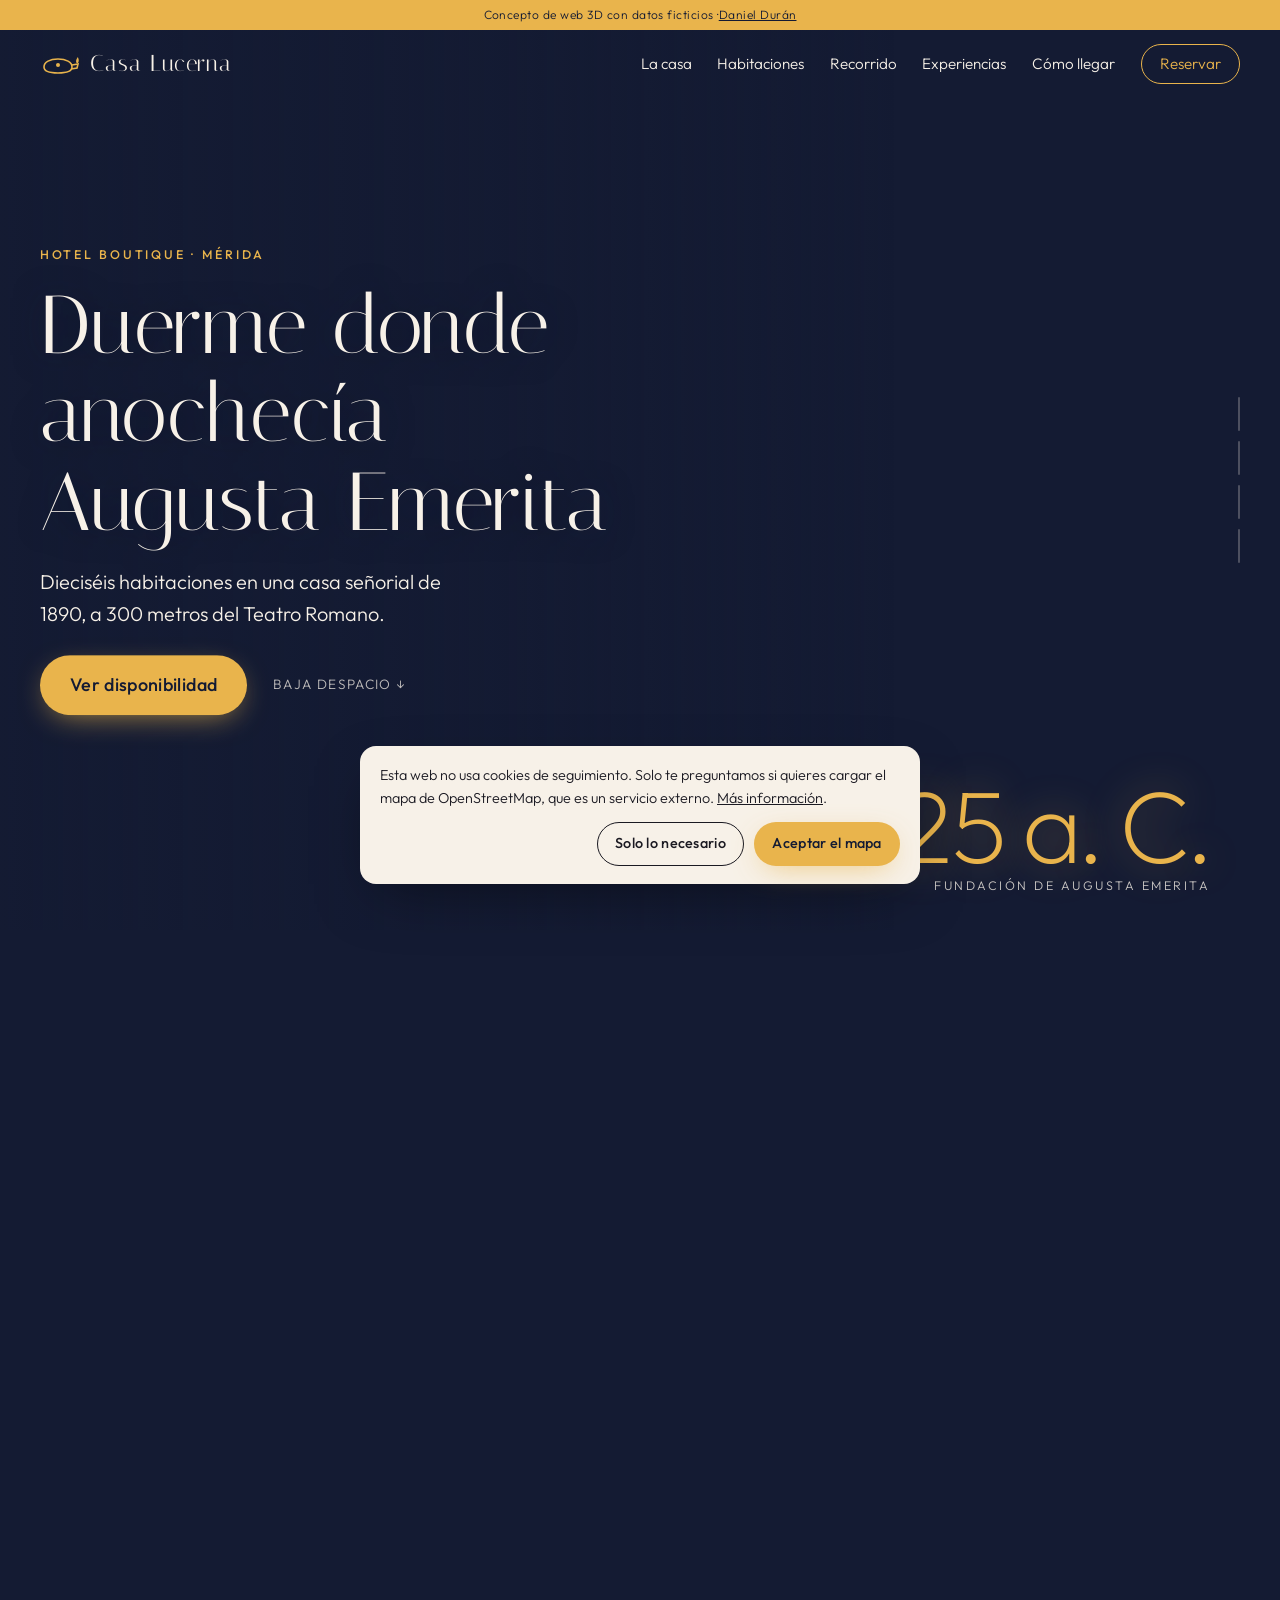
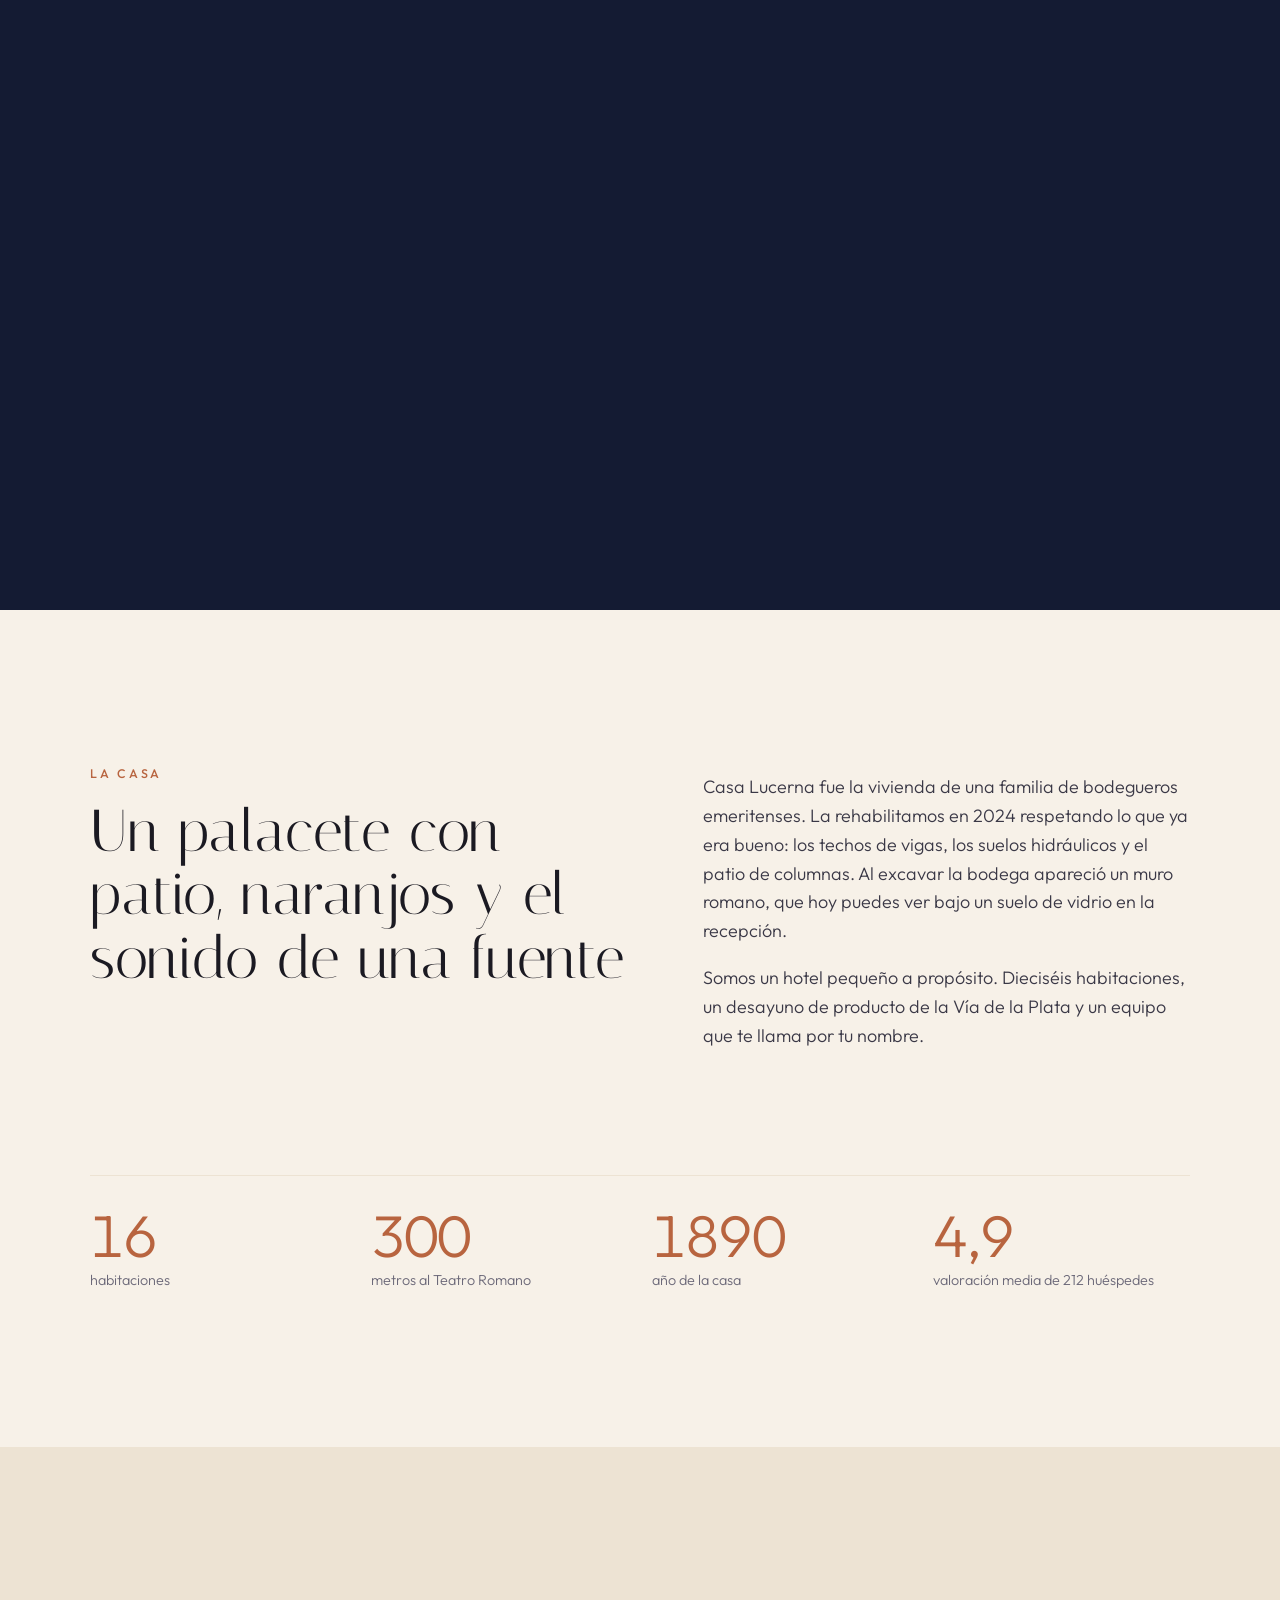
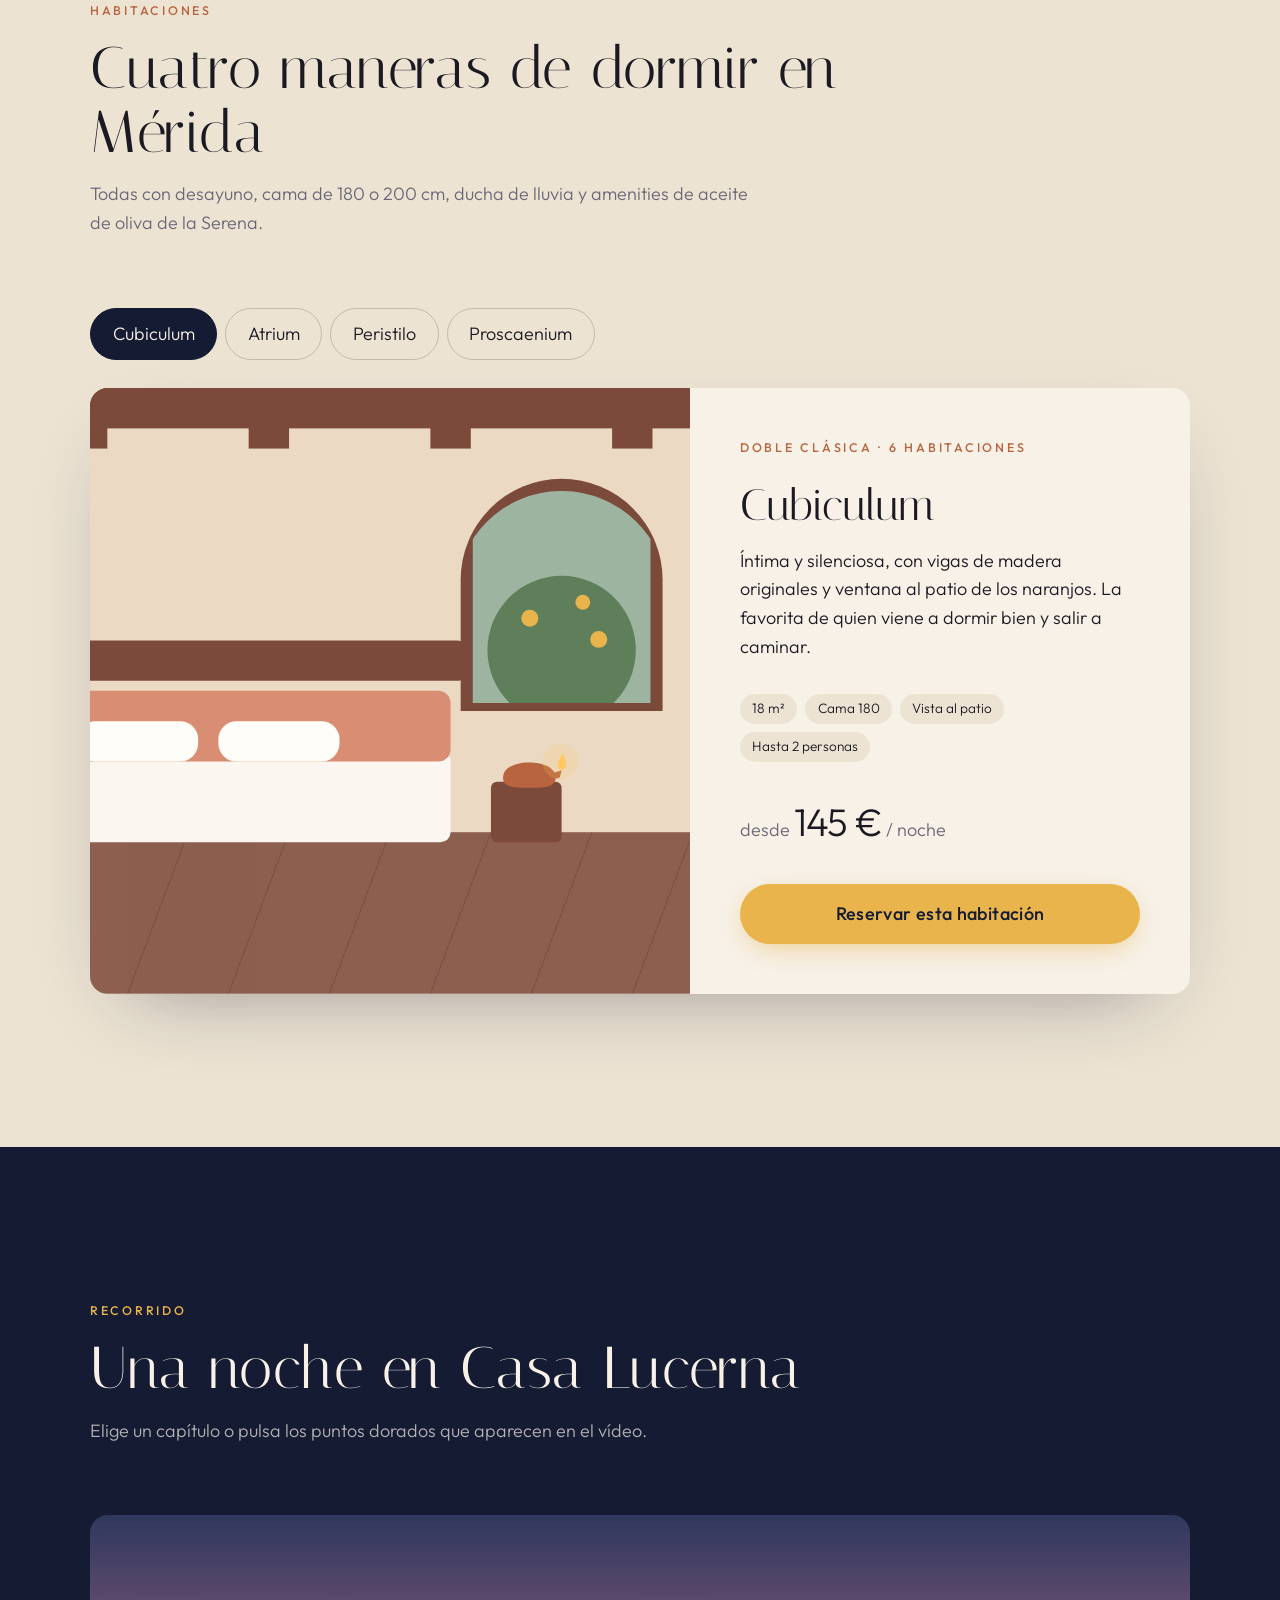
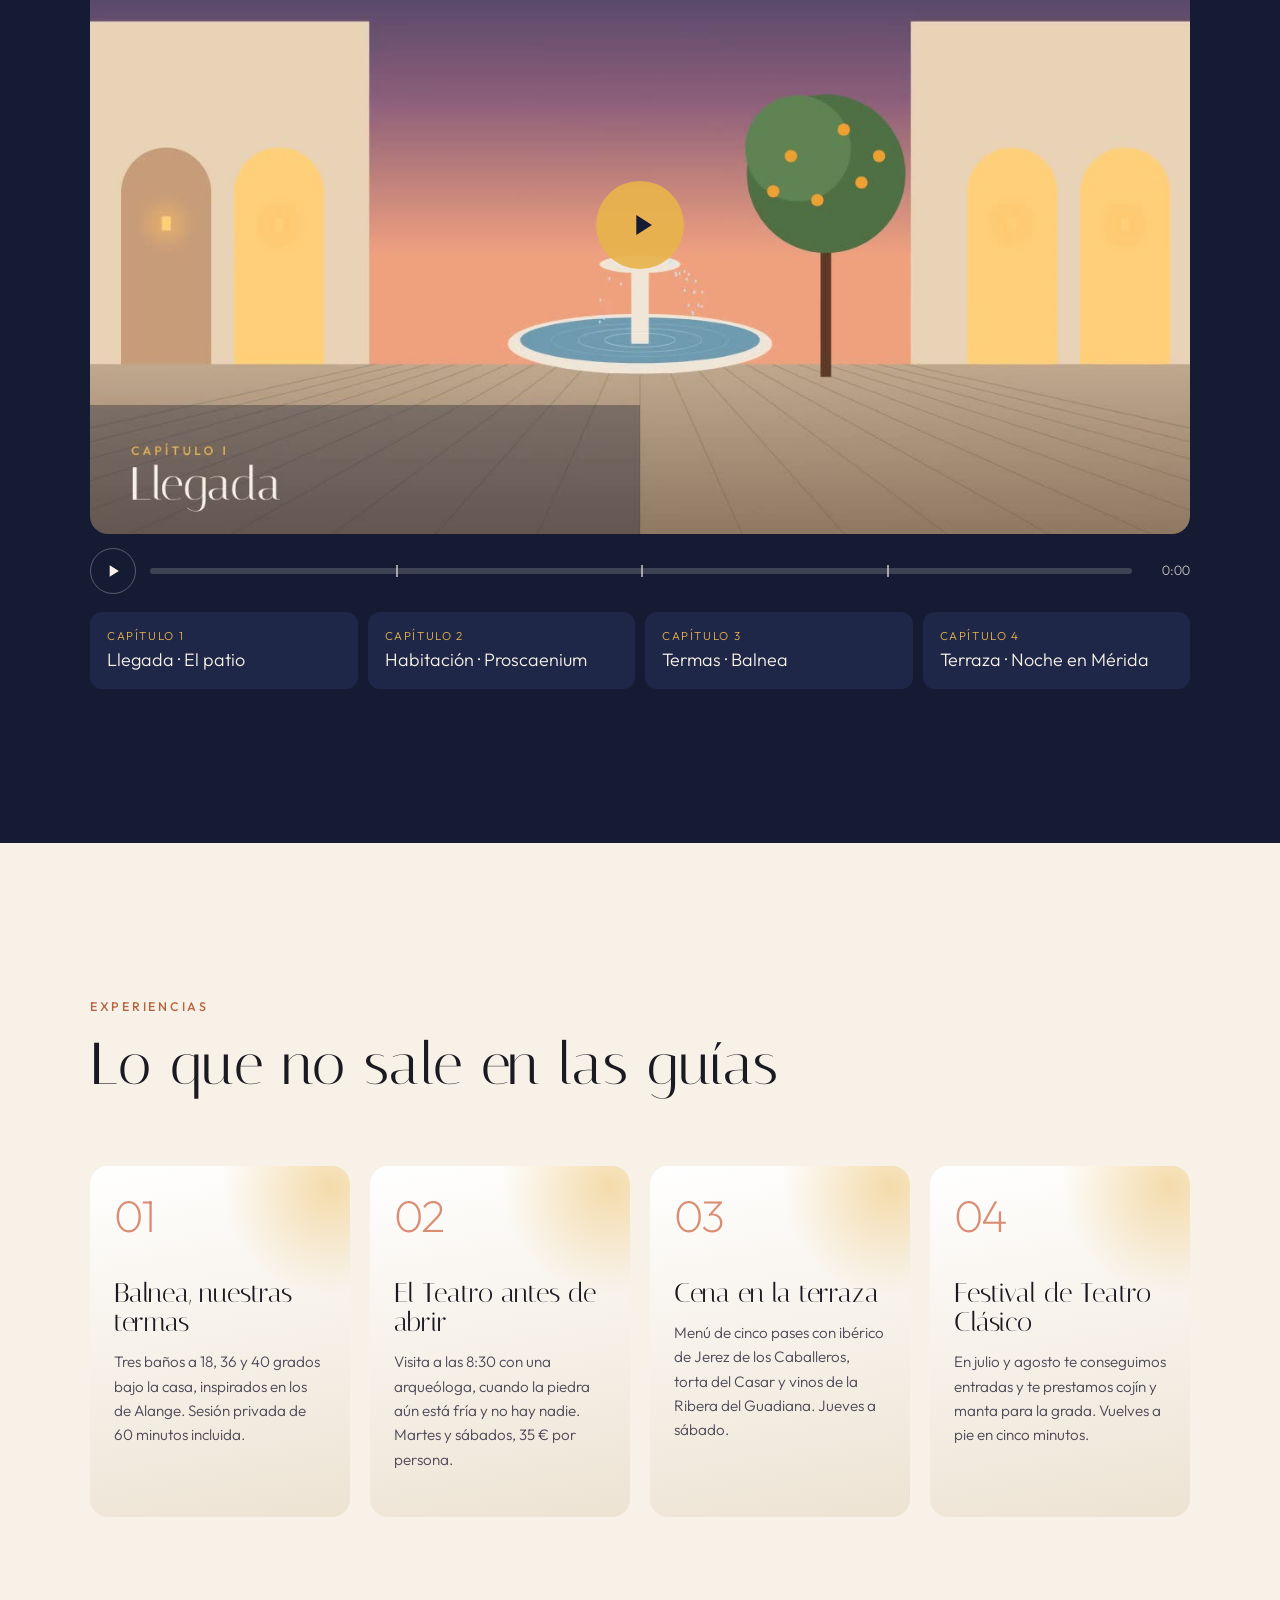
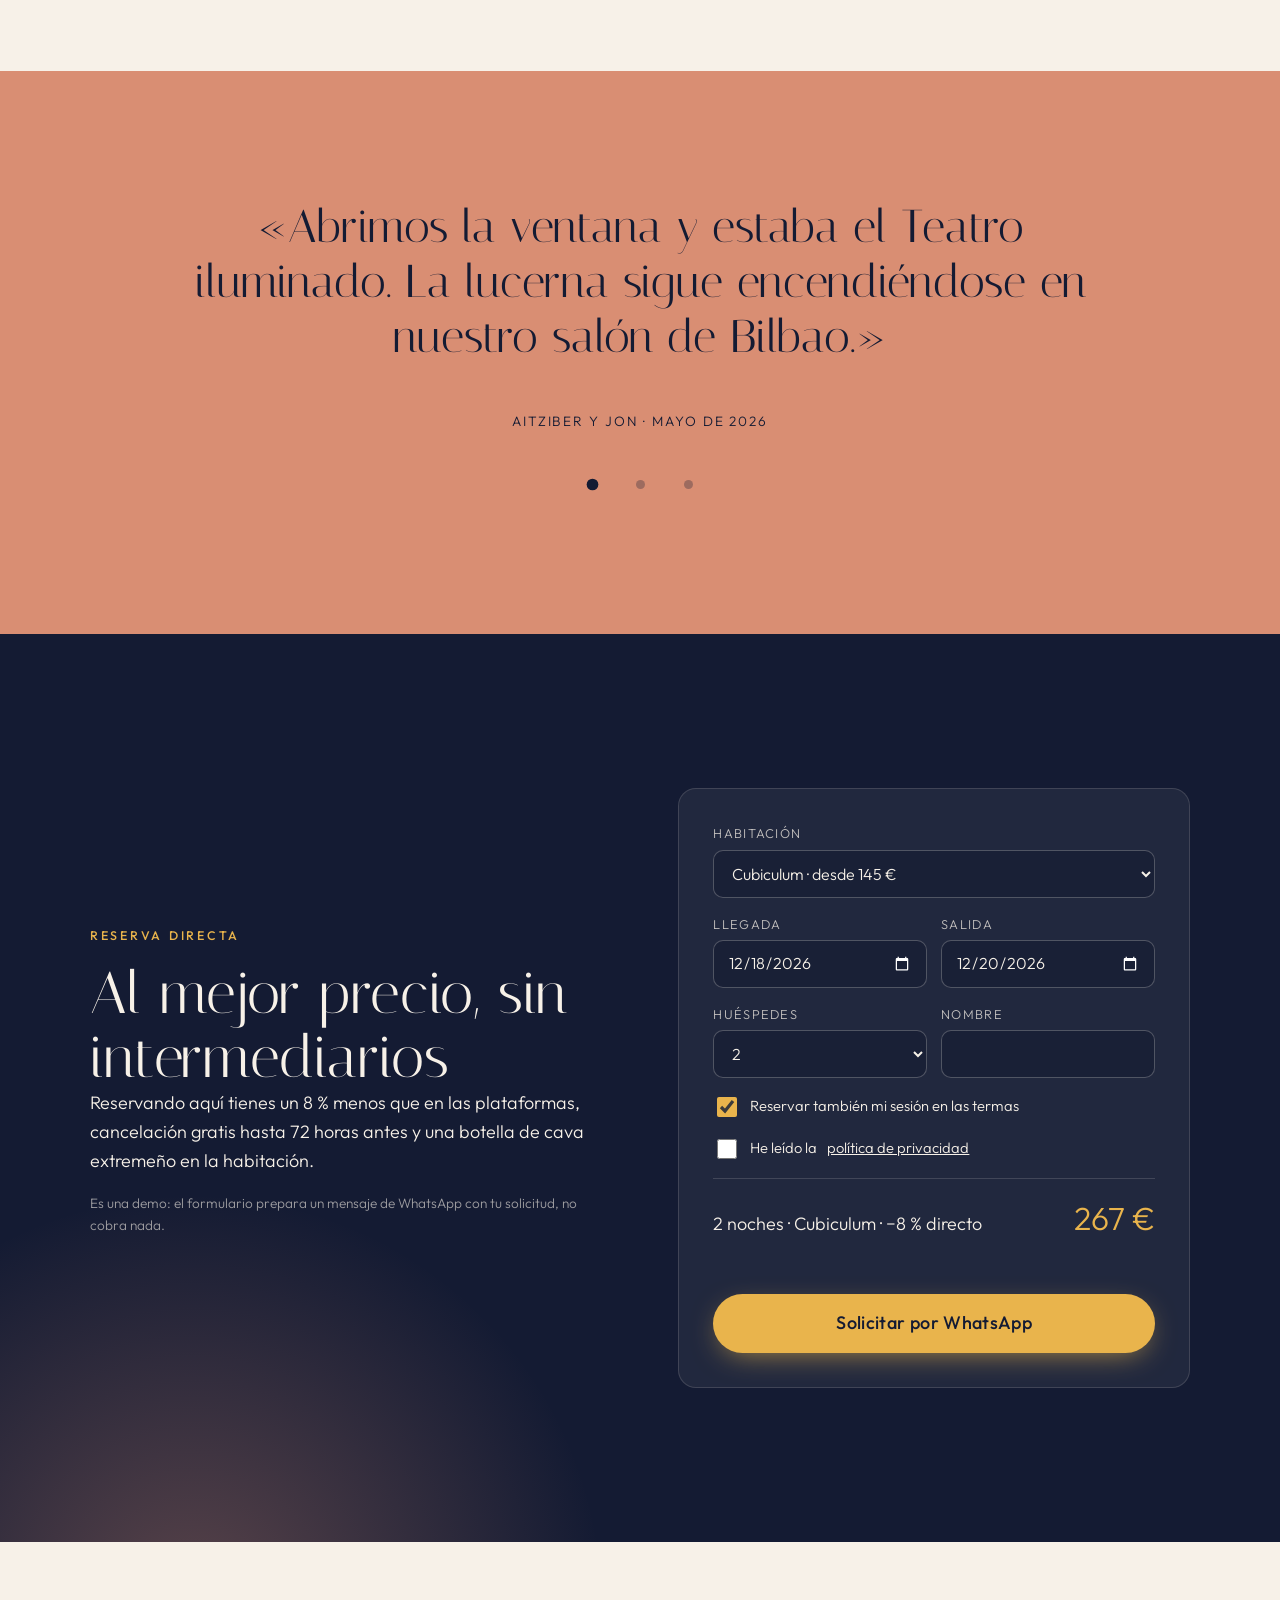
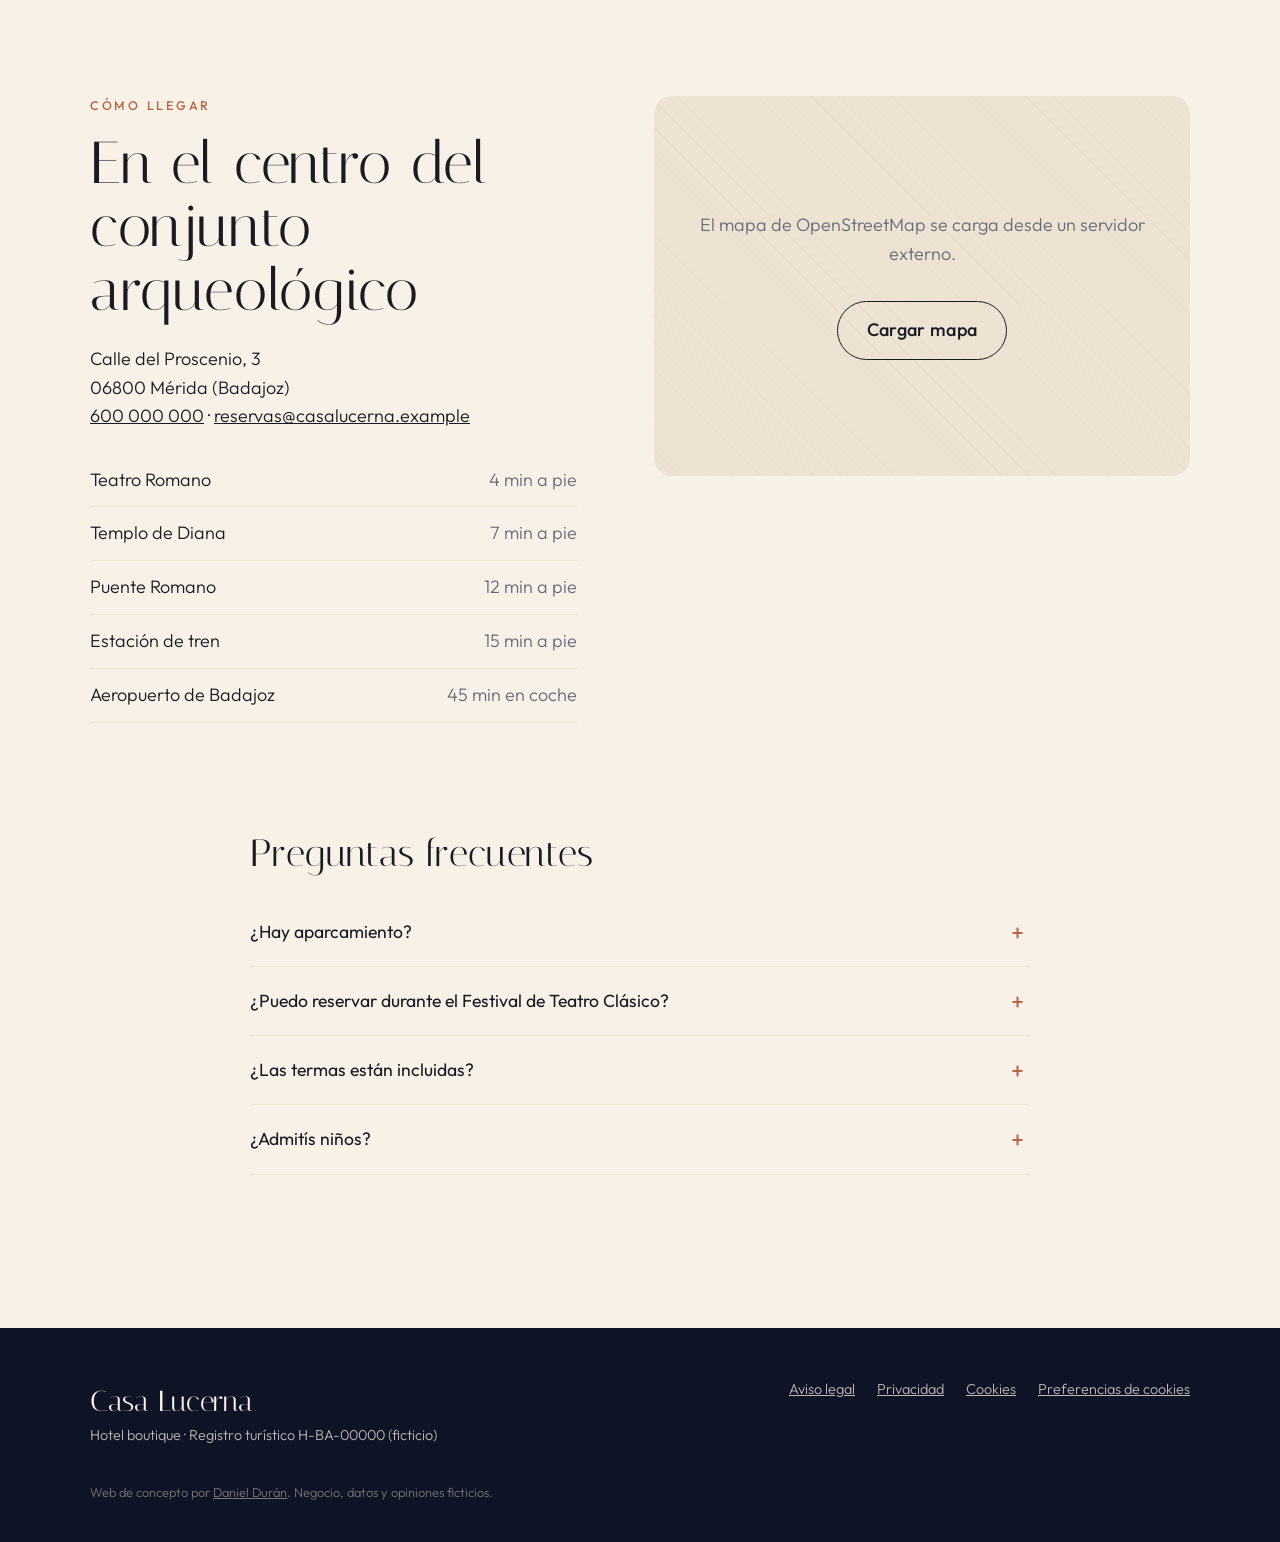
<file: index.html>
<!doctype html>
<html lang="es">
<head>
  <meta charset="utf-8">
  <meta name="viewport" content="width=device-width, initial-scale=1, viewport-fit=cover">
  <title>Casa Lucerna · Hotel boutique junto al Teatro Romano de Mérida</title>
  <meta name="description" content="Hotel boutique de 16 habitaciones a 300 metros del Teatro Romano de Mérida. Casa señorial de 1890 con patio, termas privadas y terraza con vistas al conjunto arqueológico. Reserva directa al mejor precio.">
  <!-- Demo con datos ficticios: no indexar. Para un cliente real, borra esta línea. -->
  <meta name="robots" content="noindex, nofollow">
  <meta name="theme-color" content="#141B33">
  <link rel="icon" href="favicon.svg" type="image/svg+xml">
  <link rel="canonical" href="https://danielduranmoya-spec.github.io/web-demo-hotel/">

  <meta property="og:type" content="website">
  <meta property="og:locale" content="es_ES">
  <meta property="og:site_name" content="Casa Lucerna">
  <meta property="og:title" content="Casa Lucerna · Duerme a 300 metros del Teatro Romano">
  <meta property="og:description" content="16 habitaciones, termas privadas y una terraza para ver anochecer sobre Augusta Emerita.">
  <meta property="og:url" content="https://danielduranmoya-spec.github.io/web-demo-hotel/">
  <meta property="og:image" content="https://danielduranmoya-spec.github.io/web-demo-hotel/img/og.jpg">
  <meta name="twitter:card" content="summary_large_image">

  <link rel="preconnect" href="https://fonts.googleapis.com">
  <link rel="preconnect" href="https://fonts.gstatic.com" crossorigin>
  <link rel="stylesheet" href="https://fonts.googleapis.com/css2?family=Italiana&family=Outfit:wght@200;300;400;500;600&display=swap">
  <link rel="stylesheet" href="style.css">
  <link rel="modulepreload" href="vendor/three.module.min.js">
  <script>document.documentElement.classList.add('js');</script>

  <script type="importmap">
  { "imports": { "three": "./vendor/three.module.min.js" } }
  </script>

  <script type="application/ld+json">
  {
    "@context": "https://schema.org",
    "@type": "Hotel",
    "name": "Casa Lucerna",
    "description": "Hotel boutique de 16 habitaciones junto al Teatro Romano de Mérida (concepto de web, negocio ficticio).",
    "url": "https://danielduranmoya-spec.github.io/web-demo-hotel/",
    "image": "https://danielduranmoya-spec.github.io/web-demo-hotel/img/og.jpg",
    "telephone": "+34600000000",
    "email": "reservas@casalucerna.example",
    "priceRange": "145 € - 380 €",
    "starRating": { "@type": "Rating", "ratingValue": "4" },
    "numberOfRooms": 16,
    "checkinTime": "15:00",
    "checkoutTime": "12:00",
    "petsAllowed": false,
    "address": {
      "@type": "PostalAddress",
      "streetAddress": "Calle del Proscenio, 3",
      "postalCode": "06800",
      "addressLocality": "Mérida",
      "addressRegion": "Badajoz",
      "addressCountry": "ES"
    },
    "geo": { "@type": "GeoCoordinates", "latitude": 38.9157, "longitude": -6.3388 },
    "amenityFeature": [
      { "@type": "LocationFeatureSpecification", "name": "Termas privadas", "value": true },
      { "@type": "LocationFeatureSpecification", "name": "Terraza panorámica", "value": true },
      { "@type": "LocationFeatureSpecification", "name": "Wifi gratis", "value": true },
      { "@type": "LocationFeatureSpecification", "name": "Desayuno incluido", "value": true }
    ],
    "aggregateRating": { "@type": "AggregateRating", "ratingValue": "4.9", "reviewCount": "212" }
  }
  </script>
  <script type="application/ld+json">
  {
    "@context": "https://schema.org",
    "@type": "FAQPage",
    "mainEntity": [
      { "@type": "Question", "name": "¿Hay aparcamiento?", "acceptedAnswer": { "@type": "Answer", "text": "Sí, en un garaje concertado a 150 metros por 14 € al día. Avísanos al reservar y te guardamos plaza." } },
      { "@type": "Question", "name": "¿Puedo reservar durante el Festival de Teatro Clásico?", "acceptedAnswer": { "@type": "Answer", "text": "Sí. Entre julio y agosto la estancia mínima es de dos noches y te ayudamos a conseguir entradas." } },
      { "@type": "Question", "name": "¿Las termas están incluidas?", "acceptedAnswer": { "@type": "Answer", "text": "Cada huésped tiene una sesión privada de 60 minutos por estancia. Las siguientes cuestan 25 € por persona." } },
      { "@type": "Question", "name": "¿Admitís niños?", "acceptedAnswer": { "@type": "Answer", "text": "Sí, a partir de 12 años. Es una casa pensada para el descanso." } }
    ]
  }
  </script>
</head>
<body>
  <a class="skip" href="#contenido">Saltar al contenido</a>

  <div class="concept-bar" role="note">
    Concepto de web 3D con datos ficticios · <a href="https://danielduranmoya-spec.github.io/" rel="noopener">Daniel Durán</a>
  </div>

  <header class="nav" data-nav>
    <a class="brand" href="#inicio" aria-label="Casa Lucerna, inicio">
      <svg class="brand__mark" viewBox="0 0 40 24" aria-hidden="true"><path d="M4 15c0-5 6-8 14-8s14 3 14 8-6 6-14 6S4 20 4 15Z" fill="none" stroke="currentColor" stroke-width="1.6"/><path d="M32 13l6-1-1 4-6 1" fill="none" stroke="currentColor" stroke-width="1.6"/><path d="M36.5 11c-1.2-2.2.3-4.4 1.4-6 .6 2 1.6 3.6.2 6" fill="currentColor"/><circle cx="18" cy="13" r="2" fill="currentColor"/></svg>
      <span>Casa Lucerna</span>
    </a>
    <button class="nav__toggle" aria-expanded="false" aria-controls="menu" data-menu-toggle>
      <span class="sr-only">Abrir menú</span><span></span><span></span>
    </button>
    <nav id="menu" class="nav__menu" aria-label="Principal">
      <a href="#casa">La casa</a>
      <a href="#habitaciones">Habitaciones</a>
      <a href="#recorrido">Recorrido</a>
      <a href="#experiencias">Experiencias</a>
      <a href="#ubicacion">Cómo llegar</a>
      <a class="nav__cta" href="#reservar">Reservar</a>
    </nav>
  </header>

  <main id="contenido">
    <!-- 1. Inicio: escaneo del año 25 a. C. a hoy y grúa de cámara hasta la lucerna (escena.js) -->
    <section id="inicio" class="voyage" aria-label="Inicio" data-voyage>
      <div class="voyage__stage">
        <canvas class="voyage__canvas" data-scene aria-hidden="true"></canvas>
        <div class="voyage__fallback" aria-hidden="true">
          <svg viewBox="0 0 200 140"><defs><radialGradient id="fg" cx="50%" cy="40%"><stop offset="0" stop-color="#FFE3A0"/><stop offset="1" stop-color="#E9B44C" stop-opacity="0"/></radialGradient></defs><circle cx="150" cy="38" r="34" fill="url(#fg)"/><path d="M30 92c0-16 22-26 58-26s58 10 58 26-22 22-58 22-58-6-58-22Z" fill="#B8643F"/><path d="M140 84l26-6-4 14-24 6Z" fill="#B8643F"/><path d="M152 72c-6-10 2-20 6-28 3 10 9 18 2 28Z" fill="#FFD27A"/><ellipse cx="88" cy="74" rx="34" ry="7" fill="#9A4F31"/><circle cx="88" cy="74" r="3" fill="#3A1D12"/><path d="M30 92c-10 0-14-14-4-18" fill="none" stroke="#B8643F" stroke-width="6"/></svg>
        </div>

        <div class="voyage__copy">
          <div class="voyage__step is-active" data-step="0">
            <p class="eyebrow">Hotel boutique · Mérida</p>
            <h1>Duerme donde<br>anochecía Augusta&nbsp;Emerita</h1>
            <p class="lead">Dieciséis habitaciones en una casa señorial de 1890, a 300 metros del Teatro Romano.</p>
            <div class="voyage__actions">
              <a class="btn btn--gold" href="#reservar">Ver disponibilidad</a>
              <span class="hint">Baja despacio <span aria-hidden="true">↓</span></span>
            </div>
          </div>
          <div class="voyage__step" data-step="1">
            <p class="eyebrow">I · La fundación</p>
            <h2>Dos mil años de historia, a la vuelta de la esquina</h2>
            <p class="lead">Augusto fundó Augusta Emerita en el año 25 a. C. para sus veteranos. Nosotros abrimos en 2024, a 300 metros de su Teatro.</p>
          </div>
          <div class="voyage__step" data-step="2">
            <p class="eyebrow">II · Los arcos</p>
            <h2>Entre el acueducto y el Guadiana</h2>
            <p class="lead">Llegas a pie al Teatro, al Anfiteatro y al Templo de Diana. El coche se queda en el garaje.</p>
          </div>
          <div class="voyage__step" data-step="3">
            <p class="eyebrow">III · La lucerna</p>
            <h2>Una llama encendida para cada huésped</h2>
            <p class="lead">Cada noche dejamos en tu mesilla una lucerna de barro hecha en Mérida. Te la llevas al irte.</p>
            <button class="btn btn--ghost" type="button" data-flame-toggle aria-pressed="true">Apagar la lucerna</button>
            <p class="hint hint--drag">Arrastra para girarla</p>
          </div>
        </div>

        <div class="epoch" aria-hidden="true">
          <span class="epoch__year" data-year>25 a. C.</span>
          <span class="epoch__era" data-era>Fundación de Augusta Emerita</span>
        </div>

        <ol class="voyage__progress" aria-hidden="true">
          <li></li><li></li><li></li><li></li>
        </ol>
        <p class="voyage__quality" data-quality aria-hidden="true"></p>
      </div>
    </section>

    <!-- 2. La casa -->
    <section id="casa" class="section casa">
      <div class="wrap casa__grid">
        <div class="casa__intro reveal">
          <p class="eyebrow">La casa</p>
          <h2 class="display">Un palacete con patio, naranjos y el sonido de una fuente</h2>
        </div>
        <div class="casa__text reveal">
          <p>Casa Lucerna fue la vivienda de una familia de bodegueros emeritenses. La rehabilitamos en 2024 respetando lo que ya era bueno: los techos de vigas, los suelos hidráulicos y el patio de columnas. Al excavar la bodega apareció un muro romano, que hoy puedes ver bajo un suelo de vidrio en la recepción.</p>
          <p>Somos un hotel pequeño a propósito. Dieciséis habitaciones, un desayuno de producto de la Vía de la Plata y un equipo que te llama por tu nombre.</p>
        </div>
        <ul class="stats reveal" aria-label="Casa Lucerna en cifras">
          <li><strong data-count="16">16</strong><span>habitaciones</span></li>
          <li><strong data-count="300">300</strong><span>metros al Teatro Romano</span></li>
          <li><strong data-count="1890">1890</strong><span>año de la casa</span></li>
          <li><strong data-count="4.9" data-decimals="1">4,9</strong><span>valoración media de 212 huéspedes</span></li>
        </ul>
      </div>
    </section>

    <!-- 3. Habitaciones -->
    <section id="habitaciones" class="section rooms">
      <div class="wrap">
        <header class="section__head reveal">
          <p class="eyebrow">Habitaciones</p>
          <h2 class="display">Cuatro maneras de dormir en Mérida</h2>
          <p class="section__sub">Todas con desayuno, cama de 180 o 200 cm, ducha de lluvia y amenities de aceite de oliva de la Serena.</p>
        </header>

        <div class="rooms__tabs" role="tablist" aria-label="Tipos de habitación" data-rooms-tabs></div>
        <article class="room" data-room aria-live="polite">
          <div class="room__visual" data-room-visual></div>
          <div class="room__body">
            <p class="eyebrow" data-room-kicker></p>
            <h3 class="room__name" data-room-name></h3>
            <p data-room-desc></p>
            <ul class="room__facts" data-room-facts></ul>
            <div class="room__price">
              <span>desde</span> <strong data-room-price></strong> <span>/ noche</span>
            </div>
            <a class="btn btn--gold" href="#reservar" data-room-book>Reservar esta habitación</a>
          </div>
        </article>
      </div>
    </section>

    <!-- 4. Vídeo interactivo -->
    <section id="recorrido" class="section tour">
      <div class="wrap">
        <header class="section__head reveal">
          <p class="eyebrow">Recorrido</p>
          <h2 class="display">Una noche en Casa Lucerna</h2>
          <p class="section__sub">Elige un capítulo o pulsa los puntos dorados que aparecen en el vídeo.</p>
        </header>

        <div class="player reveal" data-player>
          <div class="player__frame">
            <video class="player__video" data-video playsinline muted preload="metadata" poster="media/recorrido-poster.jpg" aria-label="Recorrido por Casa Lucerna">
              <source src="media/recorrido.webm" type="video/webm">
              <source src="media/recorrido.mp4" type="video/mp4">
            </video>
            <div class="player__hotspots" data-hotspots></div>
            <button class="player__big" type="button" data-play-big aria-label="Reproducir el recorrido">
              <svg viewBox="0 0 24 24" aria-hidden="true"><path d="M8 5v14l11-7z"/></svg>
            </button>
            <aside class="player__card" data-hotspot-card hidden>
              <button type="button" class="player__card-close" data-hotspot-close aria-label="Cerrar">×</button>
              <h3 data-hotspot-title></h3>
              <p data-hotspot-text></p>
            </aside>
          </div>
          <div class="player__bar">
            <button type="button" class="player__btn" data-play aria-label="Reproducir">
              <svg viewBox="0 0 24 24" aria-hidden="true"><path class="i-play" d="M8 5v14l11-7z"/><path class="i-pause" d="M7 5h4v14H7zm6 0h4v14h-4z"/></svg>
            </button>
            <div class="player__timeline" data-timeline role="slider" tabindex="0" aria-label="Posición del vídeo" aria-valuemin="0" aria-valuemax="100" aria-valuenow="0">
              <div class="player__buffer" data-progress></div>
            </div>
            <span class="player__time" data-time>0:00</span>
          </div>
          <ol class="player__chapters" data-chapters></ol>
        </div>
      </div>
    </section>

    <!-- 5. Experiencias -->
    <section id="experiencias" class="section exp">
      <div class="wrap">
        <header class="section__head reveal">
          <p class="eyebrow">Experiencias</p>
          <h2 class="display">Lo que no sale en las guías</h2>
        </header>
        <div class="exp__grid">
          <article class="exp__card reveal">
            <span class="exp__num">01</span>
            <h3>Balnea, nuestras termas</h3>
            <p>Tres baños a 18, 36 y 40 grados bajo la casa, inspirados en los de Alange. Sesión privada de 60 minutos incluida.</p>
          </article>
          <article class="exp__card reveal">
            <span class="exp__num">02</span>
            <h3>El Teatro antes de abrir</h3>
            <p>Visita a las 8:30 con una arqueóloga, cuando la piedra aún está fría y no hay nadie. Martes y sábados, 35 € por persona.</p>
          </article>
          <article class="exp__card reveal">
            <span class="exp__num">03</span>
            <h3>Cena en la terraza</h3>
            <p>Menú de cinco pases con ibérico de Jerez de los Caballeros, torta del Casar y vinos de la Ribera del Guadiana. Jueves a sábado.</p>
          </article>
          <article class="exp__card reveal">
            <span class="exp__num">04</span>
            <h3>Festival de Teatro Clásico</h3>
            <p>En julio y agosto te conseguimos entradas y te prestamos cojín y manta para la grada. Vuelves a pie en cinco minutos.</p>
          </article>
        </div>
      </div>
    </section>

    <!-- 6. Opiniones -->
    <section class="section quotes" aria-label="Opiniones de huéspedes">
      <div class="wrap">
        <div class="quotes__track" data-quotes>
          <blockquote class="quote is-active">
            <p>«Abrimos la ventana y estaba el Teatro iluminado. La lucerna sigue encendiéndose en nuestro salón de Bilbao.»</p>
            <footer>Aitziber y Jon · mayo de 2026</footer>
          </blockquote>
          <blockquote class="quote">
            <p>«Las termas a medianoche, solos. No sé qué más puede pedirse a un hotel.»</p>
            <footer>Lucía M. · Madrid</footer>
          </blockquote>
          <blockquote class="quote">
            <p>«Nos consiguieron entradas para Medea un día antes. El desayuno, de los mejores de España.»</p>
            <footer>Familia Ortega · Sevilla</footer>
          </blockquote>
        </div>
        <div class="quotes__dots" data-quote-dots></div>
      </div>
    </section>

    <!-- 7. Reserva -->
    <section id="reservar" class="section book">
      <div class="wrap book__grid">
        <div class="book__intro reveal">
          <p class="eyebrow">Reserva directa</p>
          <h2 class="display">Al mejor precio, sin intermediarios</h2>
          <p>Reservando aquí tienes un 8 % menos que en las plataformas, cancelación gratis hasta 72 horas antes y una botella de cava extremeño en la habitación.</p>
          <p class="book__note">Es una demo: el formulario prepara un mensaje de WhatsApp con tu solicitud, no cobra nada.</p>
        </div>
        <form class="book__form reveal" data-book novalidate>
          <div class="field">
            <label for="b-room">Habitación</label>
            <select id="b-room" name="room" data-book-room></select>
          </div>
          <div class="field-row">
            <div class="field">
              <label for="b-in">Llegada</label>
              <input id="b-in" name="in" type="date" required>
            </div>
            <div class="field">
              <label for="b-out">Salida</label>
              <input id="b-out" name="out" type="date" required>
            </div>
          </div>
          <div class="field-row">
            <div class="field">
              <label for="b-guests">Huéspedes</label>
              <select id="b-guests" name="guests">
                <option value="1">1</option><option value="2" selected>2</option><option value="3">3</option>
              </select>
            </div>
            <div class="field">
              <label for="b-name">Nombre</label>
              <input id="b-name" name="name" type="text" autocomplete="name" required>
            </div>
          </div>
          <label class="check">
            <input type="checkbox" name="termas" checked> Reservar también mi sesión en las termas
          </label>
          <label class="check">
            <input type="checkbox" name="privacy" required> He leído la <a href="privacidad.html">política de privacidad</a>
          </label>
          <div class="book__total" aria-live="polite">
            <span data-book-nights>Elige las fechas</span>
            <strong data-book-total>—</strong>
          </div>
          <p class="book__error" data-book-error role="alert"></p>
          <button class="btn btn--gold btn--block" type="submit">Solicitar por WhatsApp</button>
        </form>
      </div>
    </section>

    <!-- 8. Ubicación y preguntas -->
    <section id="ubicacion" class="section where">
      <div class="wrap where__grid">
        <div class="reveal">
          <p class="eyebrow">Cómo llegar</p>
          <h2 class="display">En el centro del conjunto arqueológico</h2>
          <address>
            Calle del Proscenio, 3<br>06800 Mérida (Badajoz)<br>
            <a href="tel:+34600000000">600 000 000</a> · <a href="mailto:reservas@casalucerna.example">reservas@casalucerna.example</a>
          </address>
          <ul class="where__list">
            <li><span>Teatro Romano</span><span>4 min a pie</span></li>
            <li><span>Templo de Diana</span><span>7 min a pie</span></li>
            <li><span>Puente Romano</span><span>12 min a pie</span></li>
            <li><span>Estación de tren</span><span>15 min a pie</span></li>
            <li><span>Aeropuerto de Badajoz</span><span>45 min en coche</span></li>
          </ul>
        </div>
        <div class="map reveal" data-map>
          <div class="map__placeholder">
            <p>El mapa de OpenStreetMap se carga desde un servidor externo.</p>
            <button class="btn btn--ghost" type="button" data-map-load>Cargar mapa</button>
          </div>
        </div>
      </div>

      <div class="wrap faq reveal">
        <h2 class="display display--sm">Preguntas frecuentes</h2>
        <details><summary>¿Hay aparcamiento?</summary><p>Sí, en un garaje concertado a 150 metros por 14 € al día. Avísanos al reservar y te guardamos plaza.</p></details>
        <details><summary>¿Puedo reservar durante el Festival de Teatro Clásico?</summary><p>Sí. Entre julio y agosto la estancia mínima es de dos noches y te ayudamos a conseguir entradas.</p></details>
        <details><summary>¿Las termas están incluidas?</summary><p>Cada huésped tiene una sesión privada de 60 minutos por estancia. Las siguientes cuestan 25 € por persona.</p></details>
        <details><summary>¿Admitís niños?</summary><p>Sí, a partir de 12 años. Es una casa pensada para el descanso.</p></details>
      </div>
    </section>
  </main>

  <footer class="footer">
    <div class="wrap footer__grid">
      <div>
        <p class="footer__brand">Casa Lucerna</p>
        <p>Hotel boutique · Registro turístico H-BA-00000 (ficticio)</p>
      </div>
      <nav aria-label="Textos legales">
        <a href="aviso-legal.html">Aviso legal</a>
        <a href="privacidad.html">Privacidad</a>
        <a href="cookies.html">Cookies</a>
        <button type="button" class="linklike" data-cookie-open>Preferencias de cookies</button>
      </nav>
      <p class="footer__credit">Web de concepto por <a href="https://danielduranmoya-spec.github.io/">Daniel Durán</a>. Negocio, datos y opiniones ficticios.</p>
    </div>
  </footer>

  <div class="cookies" data-cookies hidden role="dialog" aria-label="Aviso de cookies" aria-live="polite">
    <p>Esta web no usa cookies de seguimiento. Solo te preguntamos si quieres cargar el mapa de OpenStreetMap, que es un servicio externo. <a href="cookies.html">Más información</a>.</p>
    <div class="cookies__actions">
      <button class="btn btn--ghost" type="button" data-cookie="reject">Solo lo necesario</button>
      <button class="btn btn--gold" type="button" data-cookie="accept">Aceptar el mapa</button>
    </div>
  </div>

  <script src="script.js" defer></script>
  <script type="module" src="escena.js"></script>
</body>
</html>
</file>
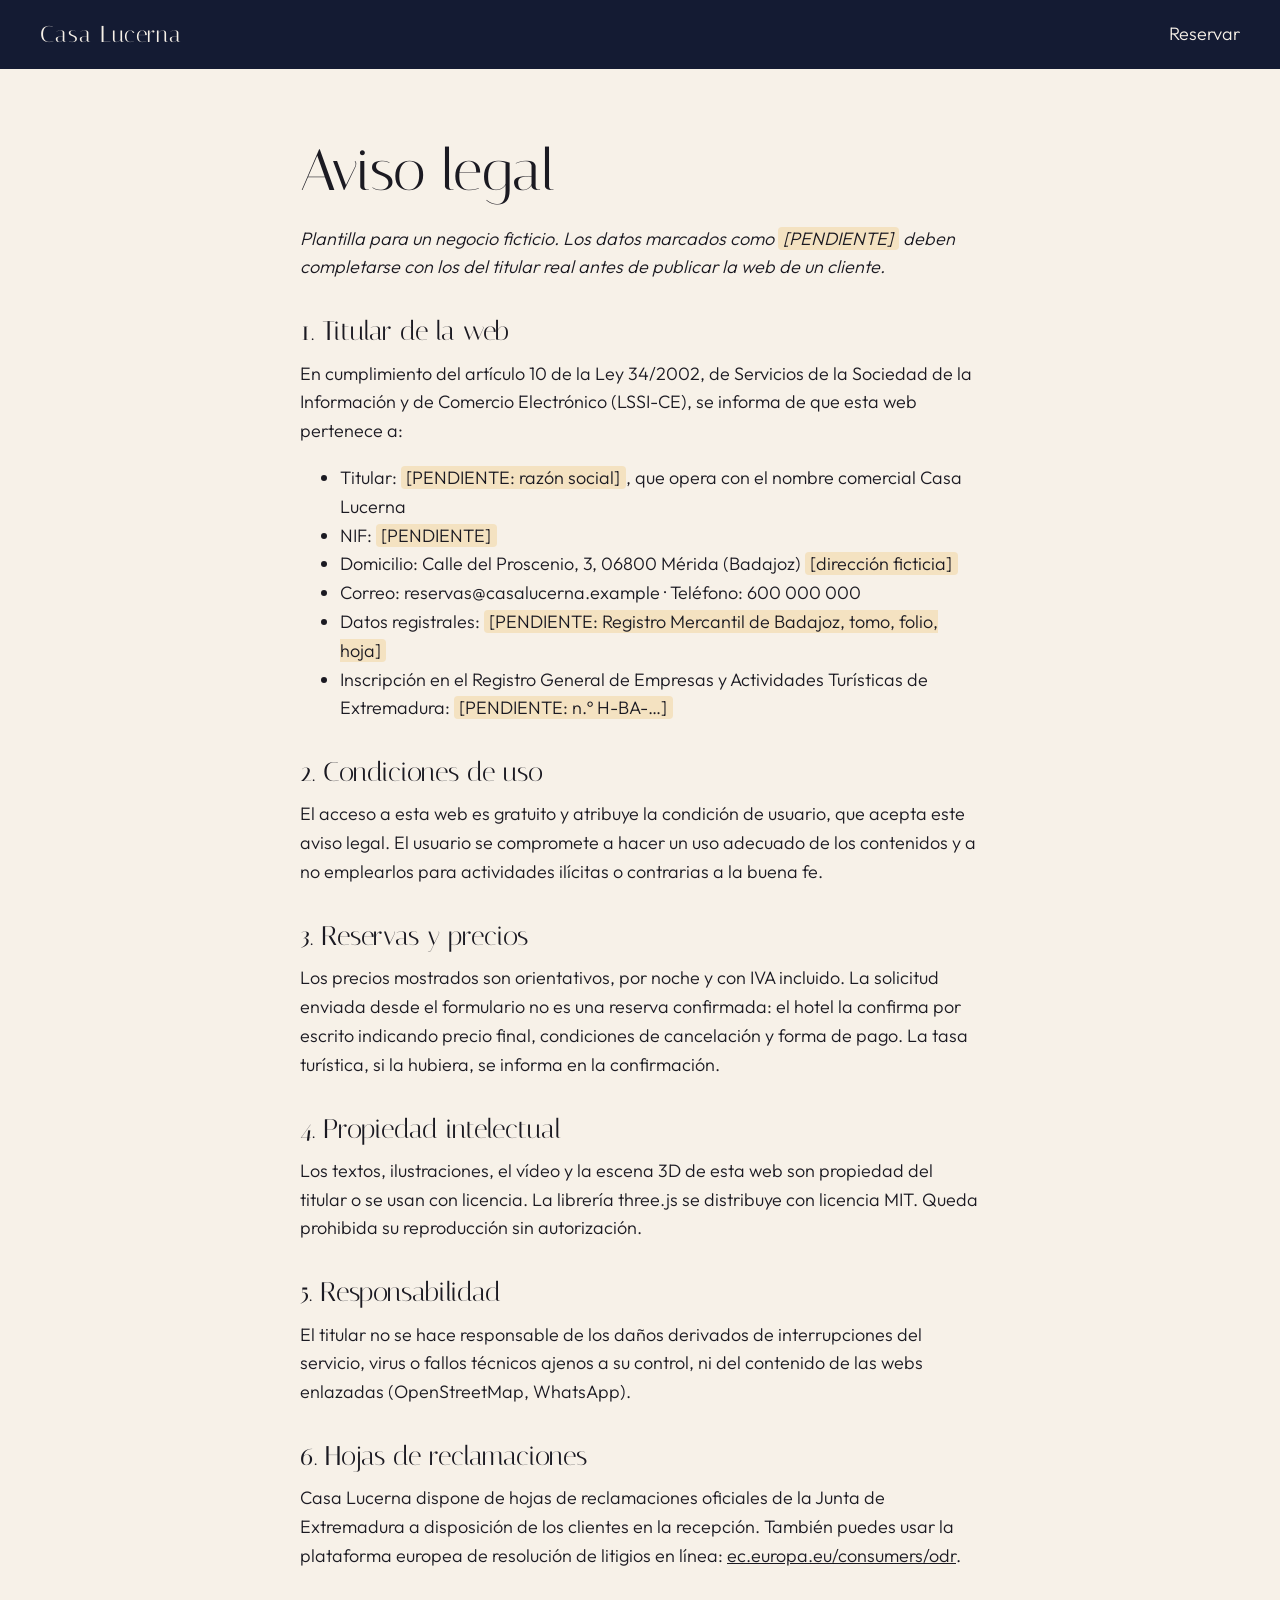
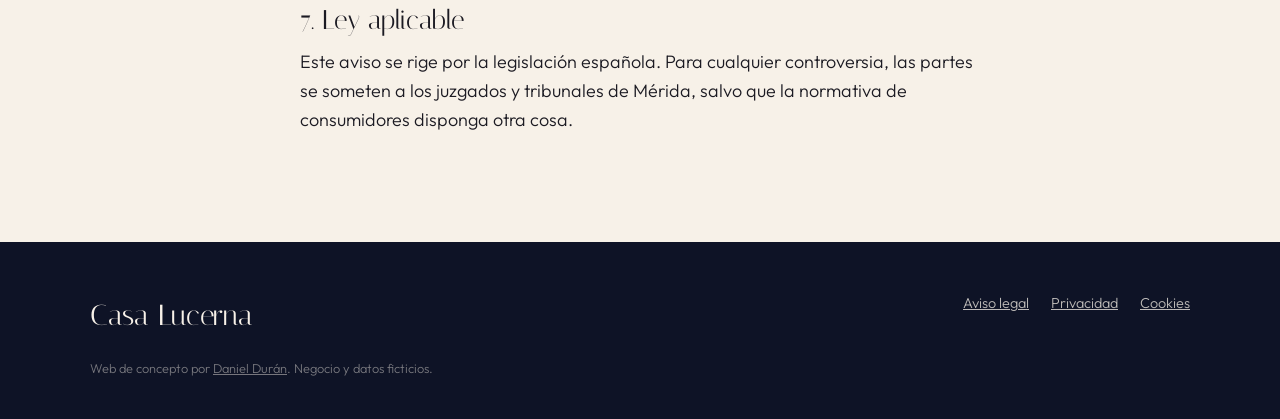
<file: aviso-legal.html>
<!doctype html>
<html lang="es">
<head>
  <meta charset="utf-8">
  <meta name="viewport" content="width=device-width, initial-scale=1">
  <title>Aviso legal · Casa Lucerna</title>
  <meta name="description" content="Aviso legal de Casa Lucerna, hotel boutique en Mérida.">
  <meta name="robots" content="noindex, follow">
  <link rel="icon" href="favicon.svg" type="image/svg+xml">
  <link rel="canonical" href="https://danielduranmoya-spec.github.io/web-demo-hotel/aviso-legal.html">
  <link rel="stylesheet" href="https://fonts.googleapis.com/css2?family=Italiana&family=Outfit:wght@200;300;400;500;600&display=swap">
  <link rel="stylesheet" href="style.css">
</head>
<body>
  <header class="legal-nav"><a class="brand" href="./">Casa Lucerna</a><a href="./#reservar">Reservar</a></header>
  <main class="legal">
    <h1>Aviso legal</h1>
    <p><em>Plantilla para un negocio ficticio. Los datos marcados como <span class="pending">[PENDIENTE]</span> deben completarse con los del titular real antes de publicar la web de un cliente.</em></p>
    <h2>1. Titular de la web</h2>
    <p>En cumplimiento del artículo 10 de la Ley 34/2002, de Servicios de la Sociedad de la Información y de Comercio Electrónico (LSSI-CE), se informa de que esta web pertenece a:</p>
    <ul>
      <li>Titular: <span class="pending">[PENDIENTE: razón social]</span>, que opera con el nombre comercial Casa Lucerna</li>
      <li>NIF: <span class="pending">[PENDIENTE]</span></li>
      <li>Domicilio: Calle del Proscenio, 3, 06800 Mérida (Badajoz) <span class="pending">[dirección ficticia]</span></li>
      <li>Correo: reservas@casalucerna.example · Teléfono: 600 000 000</li>
      <li>Datos registrales: <span class="pending">[PENDIENTE: Registro Mercantil de Badajoz, tomo, folio, hoja]</span></li>
      <li>Inscripción en el Registro General de Empresas y Actividades Turísticas de Extremadura: <span class="pending">[PENDIENTE: n.º H-BA-…]</span></li>
    </ul>
    <h2>2. Condiciones de uso</h2>
    <p>El acceso a esta web es gratuito y atribuye la condición de usuario, que acepta este aviso legal. El usuario se compromete a hacer un uso adecuado de los contenidos y a no emplearlos para actividades ilícitas o contrarias a la buena fe.</p>
    <h2>3. Reservas y precios</h2>
    <p>Los precios mostrados son orientativos, por noche y con IVA incluido. La solicitud enviada desde el formulario no es una reserva confirmada: el hotel la confirma por escrito indicando precio final, condiciones de cancelación y forma de pago. La tasa turística, si la hubiera, se informa en la confirmación.</p>
    <h2>4. Propiedad intelectual</h2>
    <p>Los textos, ilustraciones, el vídeo y la escena 3D de esta web son propiedad del titular o se usan con licencia. La librería three.js se distribuye con licencia MIT. Queda prohibida su reproducción sin autorización.</p>
    <h2>5. Responsabilidad</h2>
    <p>El titular no se hace responsable de los daños derivados de interrupciones del servicio, virus o fallos técnicos ajenos a su control, ni del contenido de las webs enlazadas (OpenStreetMap, WhatsApp).</p>
    <h2>6. Hojas de reclamaciones</h2>
    <p>Casa Lucerna dispone de hojas de reclamaciones oficiales de la Junta de Extremadura a disposición de los clientes en la recepción. También puedes usar la plataforma europea de resolución de litigios en línea: <a href="https://ec.europa.eu/consumers/odr" rel="noopener">ec.europa.eu/consumers/odr</a>.</p>
    <h2>7. Ley aplicable</h2>
    <p>Este aviso se rige por la legislación española. Para cualquier controversia, las partes se someten a los juzgados y tribunales de Mérida, salvo que la normativa de consumidores disponga otra cosa.</p>
  </main>
  <footer class="footer"><div class="wrap footer__grid"><p class="footer__brand">Casa Lucerna</p><nav aria-label="Textos legales"><a href="aviso-legal.html">Aviso legal</a><a href="privacidad.html">Privacidad</a><a href="cookies.html">Cookies</a></nav><p class="footer__credit">Web de concepto por <a href="https://danielduranmoya-spec.github.io/">Daniel Durán</a>. Negocio y datos ficticios.</p></div></footer>
</body>
</html>
</file>
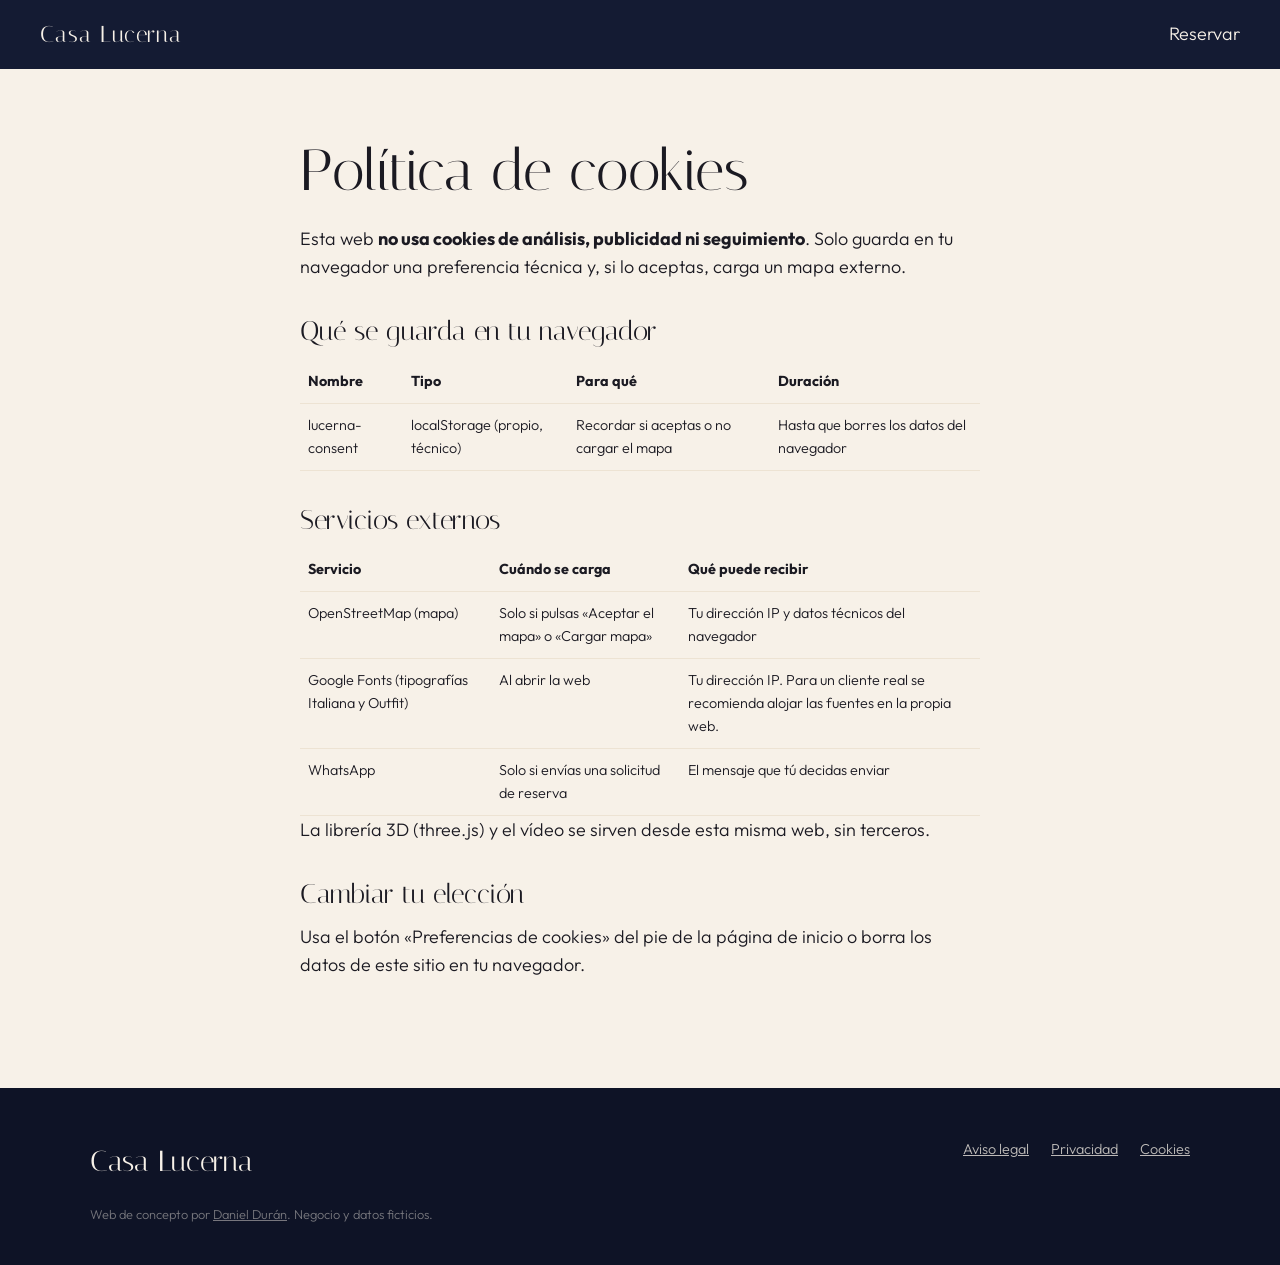
<file: cookies.html>
<!doctype html>
<html lang="es">
<head>
  <meta charset="utf-8">
  <meta name="viewport" content="width=device-width, initial-scale=1">
  <title>Política de cookies · Casa Lucerna</title>
  <meta name="description" content="Qué guarda esta web en tu navegador y qué servicios externos usa.">
  <meta name="robots" content="noindex, follow">
  <link rel="icon" href="favicon.svg" type="image/svg+xml">
  <link rel="canonical" href="https://danielduranmoya-spec.github.io/web-demo-hotel/cookies.html">
  <link rel="stylesheet" href="https://fonts.googleapis.com/css2?family=Italiana&family=Outfit:wght@200;300;400;500;600&display=swap">
  <link rel="stylesheet" href="style.css">
</head>
<body>
  <header class="legal-nav"><a class="brand" href="./">Casa Lucerna</a><a href="./#reservar">Reservar</a></header>
  <main class="legal">
    <h1>Política de cookies</h1>
    <p>Esta web <strong>no usa cookies de análisis, publicidad ni seguimiento</strong>. Solo guarda en tu navegador una preferencia técnica y, si lo aceptas, carga un mapa externo.</p>
    <h2>Qué se guarda en tu navegador</h2>
    <table>
      <thead><tr><th>Nombre</th><th>Tipo</th><th>Para qué</th><th>Duración</th></tr></thead>
      <tbody>
        <tr><td>lucerna-consent</td><td>localStorage (propio, técnico)</td><td>Recordar si aceptas o no cargar el mapa</td><td>Hasta que borres los datos del navegador</td></tr>
      </tbody>
    </table>
    <h2>Servicios externos</h2>
    <table>
      <thead><tr><th>Servicio</th><th>Cuándo se carga</th><th>Qué puede recibir</th></tr></thead>
      <tbody>
        <tr><td>OpenStreetMap (mapa)</td><td>Solo si pulsas «Aceptar el mapa» o «Cargar mapa»</td><td>Tu dirección IP y datos técnicos del navegador</td></tr>
        <tr><td>Google Fonts (tipografías Italiana y Outfit)</td><td>Al abrir la web</td><td>Tu dirección IP. Para un cliente real se recomienda alojar las fuentes en la propia web.</td></tr>
        <tr><td>WhatsApp</td><td>Solo si envías una solicitud de reserva</td><td>El mensaje que tú decidas enviar</td></tr>
      </tbody>
    </table>
    <p>La librería 3D (three.js) y el vídeo se sirven desde esta misma web, sin terceros.</p>
    <h2>Cambiar tu elección</h2>
    <p>Usa el botón «Preferencias de cookies» del pie de la página de inicio o borra los datos de este sitio en tu navegador.</p>
  </main>
  <footer class="footer"><div class="wrap footer__grid"><p class="footer__brand">Casa Lucerna</p><nav aria-label="Textos legales"><a href="aviso-legal.html">Aviso legal</a><a href="privacidad.html">Privacidad</a><a href="cookies.html">Cookies</a></nav><p class="footer__credit">Web de concepto por <a href="https://danielduranmoya-spec.github.io/">Daniel Durán</a>. Negocio y datos ficticios.</p></div></footer>
</body>
</html>
</file>
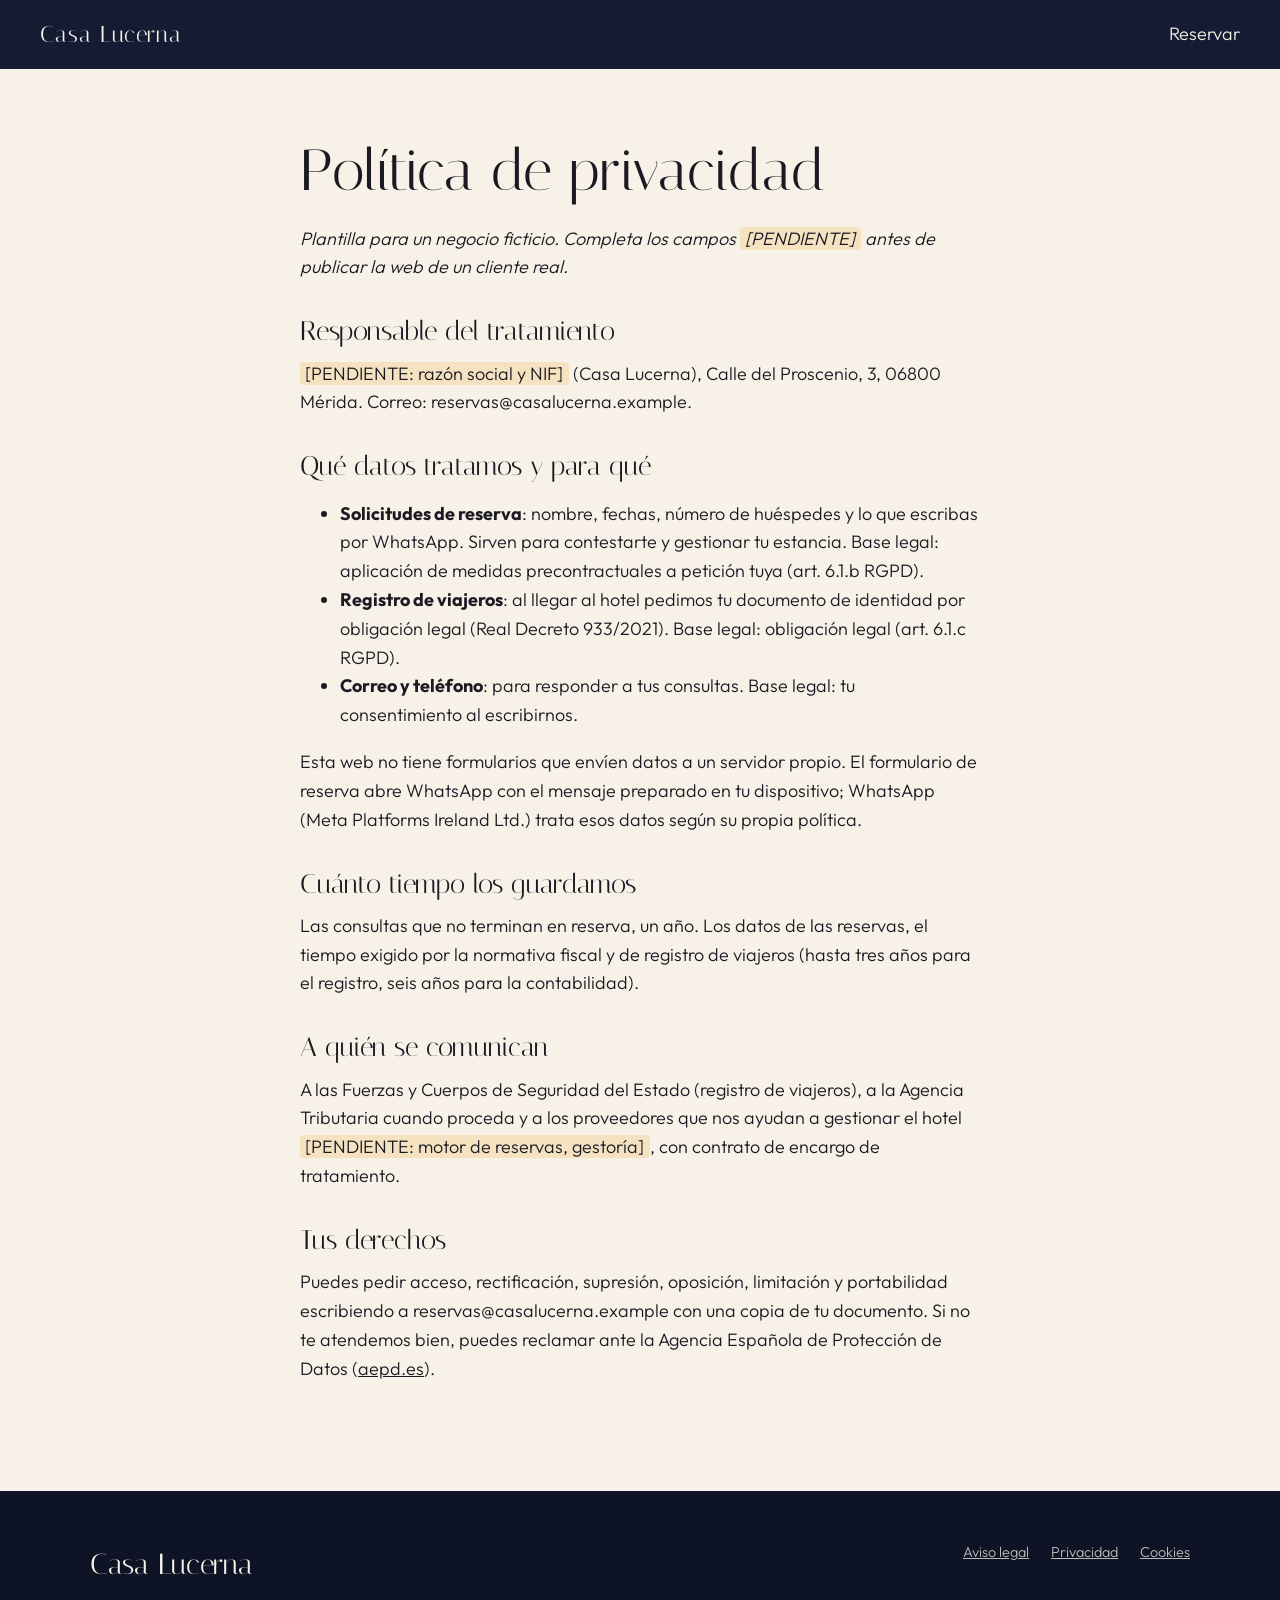
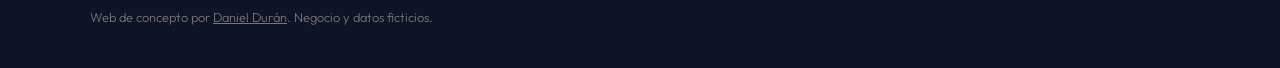
<file: privacidad.html>
<!doctype html>
<html lang="es">
<head>
  <meta charset="utf-8">
  <meta name="viewport" content="width=device-width, initial-scale=1">
  <title>Política de privacidad · Casa Lucerna</title>
  <meta name="description" content="Cómo trata Casa Lucerna los datos personales de sus huéspedes y visitantes.">
  <meta name="robots" content="noindex, follow">
  <link rel="icon" href="favicon.svg" type="image/svg+xml">
  <link rel="canonical" href="https://danielduranmoya-spec.github.io/web-demo-hotel/privacidad.html">
  <link rel="stylesheet" href="https://fonts.googleapis.com/css2?family=Italiana&family=Outfit:wght@200;300;400;500;600&display=swap">
  <link rel="stylesheet" href="style.css">
</head>
<body>
  <header class="legal-nav"><a class="brand" href="./">Casa Lucerna</a><a href="./#reservar">Reservar</a></header>
  <main class="legal">
    <h1>Política de privacidad</h1>
    <p><em>Plantilla para un negocio ficticio. Completa los campos <span class="pending">[PENDIENTE]</span> antes de publicar la web de un cliente real.</em></p>
    <h2>Responsable del tratamiento</h2>
    <p><span class="pending">[PENDIENTE: razón social y NIF]</span> (Casa Lucerna), Calle del Proscenio, 3, 06800 Mérida. Correo: reservas@casalucerna.example.</p>
    <h2>Qué datos tratamos y para qué</h2>
    <ul>
      <li><strong>Solicitudes de reserva</strong>: nombre, fechas, número de huéspedes y lo que escribas por WhatsApp. Sirven para contestarte y gestionar tu estancia. Base legal: aplicación de medidas precontractuales a petición tuya (art. 6.1.b RGPD).</li>
      <li><strong>Registro de viajeros</strong>: al llegar al hotel pedimos tu documento de identidad por obligación legal (Real Decreto 933/2021). Base legal: obligación legal (art. 6.1.c RGPD).</li>
      <li><strong>Correo y teléfono</strong>: para responder a tus consultas. Base legal: tu consentimiento al escribirnos.</li>
    </ul>
    <p>Esta web no tiene formularios que envíen datos a un servidor propio. El formulario de reserva abre WhatsApp con el mensaje preparado en tu dispositivo; WhatsApp (Meta Platforms Ireland Ltd.) trata esos datos según su propia política.</p>
    <h2>Cuánto tiempo los guardamos</h2>
    <p>Las consultas que no terminan en reserva, un año. Los datos de las reservas, el tiempo exigido por la normativa fiscal y de registro de viajeros (hasta tres años para el registro, seis años para la contabilidad).</p>
    <h2>A quién se comunican</h2>
    <p>A las Fuerzas y Cuerpos de Seguridad del Estado (registro de viajeros), a la Agencia Tributaria cuando proceda y a los proveedores que nos ayudan a gestionar el hotel <span class="pending">[PENDIENTE: motor de reservas, gestoría]</span>, con contrato de encargo de tratamiento.</p>
    <h2>Tus derechos</h2>
    <p>Puedes pedir acceso, rectificación, supresión, oposición, limitación y portabilidad escribiendo a reservas@casalucerna.example con una copia de tu documento. Si no te atendemos bien, puedes reclamar ante la Agencia Española de Protección de Datos (<a href="https://www.aepd.es" rel="noopener">aepd.es</a>).</p>
  </main>
  <footer class="footer"><div class="wrap footer__grid"><p class="footer__brand">Casa Lucerna</p><nav aria-label="Textos legales"><a href="aviso-legal.html">Aviso legal</a><a href="privacidad.html">Privacidad</a><a href="cookies.html">Cookies</a></nav><p class="footer__credit">Web de concepto por <a href="https://danielduranmoya-spec.github.io/">Daniel Durán</a>. Negocio y datos ficticios.</p></div></footer>
</body>
</html>
</file>
<file: style.css>
/* Casa Lucerna · hotel boutique (concepto)
   Colores y tipografías: cambia solo :root */
:root {
  --noche: #141B33;
  --noche-2: #1E2747;
  --noche-3: #2B355C;
  --terracota: #D98E73;
  --terracota-osc: #B8643F;
  --oro: #E9B44C;
  --oro-claro: #FFD98A;
  --cal: #F7F1E8;
  --cal-2: #EDE3D3;
  --tinta: #1B1A22;
  --gris: #6B6878;

  --f-display: "Italiana", "Didot", "Times New Roman", serif;
  --f-text: "Outfit", system-ui, -apple-system, "Segoe UI", sans-serif;

  --wrap: 1180px;
  --gutter: clamp(16px, 4vw, 40px);
  --radius: 18px;
  --ease: cubic-bezier(.22, .8, .24, 1);
  --bar-h: 30px;
}

*, *::before, *::after { box-sizing: border-box; }
html { -webkit-text-size-adjust: 100%; scroll-behavior: smooth; scroll-padding-top: 80px; }
body {
  margin: 0;
  background: var(--cal);
  color: var(--tinta);
  font-family: var(--f-text);
  font-weight: 300;
  font-size: clamp(16px, 1.05vw + 11px, 18px);
  line-height: 1.6;
  overflow-x: hidden;
}
img, svg, video, canvas { display: block; max-width: 100%; }
a { color: inherit; }
button { font: inherit; color: inherit; }
h1, h2, h3 { font-weight: 400; margin: 0; line-height: 1.08; }
p { margin: 0 0 1em; }
.sr-only { position: absolute; width: 1px; height: 1px; overflow: hidden; clip: rect(0 0 0 0); white-space: nowrap; }
.skip { position: absolute; left: -999px; top: 8px; z-index: 100; background: var(--oro); color: var(--noche); padding: 8px 14px; border-radius: 8px; }
.skip:focus { left: 8px; }
:focus-visible { outline: 2px solid var(--oro); outline-offset: 3px; }

.wrap { max-width: var(--wrap); margin: 0 auto; padding: 0 var(--gutter); }
.eyebrow {
  font-size: .78rem; letter-spacing: .22em; text-transform: uppercase;
  font-weight: 500; color: var(--terracota-osc); margin-bottom: 1rem;
}
.display { font-family: var(--f-display); font-size: clamp(2.2rem, 4.6vw, 4.2rem); letter-spacing: .01em; }
.display--sm { font-size: clamp(1.8rem, 3vw, 2.6rem); margin-bottom: 1.5rem; }
.lead { font-size: clamp(1.02rem, 1.2vw + .5rem, 1.25rem); max-width: 34ch; }

/* Botones */
.btn {
  display: inline-flex; align-items: center; justify-content: center; gap: .5em;
  min-height: 48px; padding: .8em 1.6em; border-radius: 999px;
  text-decoration: none; font-weight: 500; letter-spacing: .02em; cursor: pointer;
  border: 1px solid transparent;
  transition: transform .25s var(--ease), background-color .25s, box-shadow .25s;
}
.btn:active { transform: scale(.97); }
.btn--gold { background: var(--oro); color: var(--noche); box-shadow: 0 8px 30px -10px rgba(233, 180, 76, .8); }
@media (hover: hover) { .btn--gold:hover { background: var(--oro-claro); transform: translateY(-2px); } }
.btn--ghost { background: transparent; border-color: currentColor; }
@media (hover: hover) { .btn--ghost:hover { background: rgba(255, 255, 255, .08); } }
.btn--block { width: 100%; }
.linklike { background: none; border: 0; padding: 0; text-decoration: underline; cursor: pointer; }

/* Barra de concepto */
.concept-bar {
  position: relative; z-index: 60; height: var(--bar-h);
  display: flex; align-items: center; justify-content: center;
  font-size: .75rem; letter-spacing: .04em;
  background: var(--oro); color: var(--noche); padding: 0 12px; text-align: center;
}

/* Navegación */
.nav {
  position: fixed; top: var(--bar-h); left: 0; right: 0; z-index: 50;
  display: flex; align-items: center; justify-content: space-between;
  padding: 14px var(--gutter);
  color: var(--cal);
  transition: background-color .4s, top .3s, color .4s, padding .3s;
}
.nav.is-scrolled { top: 0; background: rgba(20, 27, 51, .86); backdrop-filter: blur(14px); -webkit-backdrop-filter: blur(14px); padding-block: 10px; }
.brand { display: flex; align-items: center; gap: 10px; text-decoration: none; font-family: var(--f-display); font-size: 1.45rem; letter-spacing: .04em; }
.brand__mark { width: 40px; height: 24px; color: var(--oro); }
.nav__menu { display: flex; gap: clamp(14px, 2vw, 30px); align-items: center; font-size: .95rem; }
.nav__menu a { text-decoration: none; position: relative; }
.nav__menu a:not(.nav__cta)::after {
  content: ""; position: absolute; left: 0; right: 0; bottom: -4px; height: 1px; background: var(--oro);
  transform: scaleX(0); transform-origin: right; transition: transform .35s var(--ease);
}
@media (hover: hover) { .nav__menu a:not(.nav__cta):hover::after { transform: scaleX(1); transform-origin: left; } }
.nav__cta { border: 1px solid var(--oro); color: var(--oro); padding: .45em 1.2em; border-radius: 999px; }
.nav__toggle { display: none; }

@media (max-width: 860px) {
  .nav__toggle {
    display: grid; gap: 6px; place-content: center; width: 46px; height: 46px;
    background: none; border: 0; cursor: pointer; position: relative; z-index: 2;
  }
  .nav__toggle span:not(.sr-only) { width: 24px; height: 1.5px; background: currentColor; transition: transform .3s var(--ease); }
  .nav__toggle[aria-expanded="true"] span:nth-of-type(2) { transform: translateY(3.75px) rotate(45deg); }
  .nav__toggle[aria-expanded="true"] span:nth-of-type(3) { transform: translateY(-3.75px) rotate(-45deg); }
  .nav__menu {
    position: fixed; inset: 0; flex-direction: column; justify-content: center; gap: 26px;
    background: var(--noche); font-family: var(--f-display); font-size: 2rem;
    opacity: 0; visibility: hidden; transition: opacity .35s, visibility .35s;
  }
  .nav__menu.is-open { opacity: 1; visibility: visible; }
  .nav__cta { font-size: 1.4rem; }
}

/* 1. Viaje (hero 3D) */
.voyage { position: relative; height: 420vh; background: var(--noche); color: var(--cal); }
.voyage__stage { position: sticky; top: 0; height: 100vh; height: 100svh; overflow: hidden; }
.voyage__canvas { position: absolute; inset: 0; width: 100%; height: 100%; touch-action: pan-y; }
.voyage__fallback {
  position: absolute; inset: 0; display: none; place-items: center;
  background: radial-gradient(120% 80% at 50% 100%, #D98E73 0%, #6E4A6B 35%, var(--noche) 75%);
}
.voyage__fallback svg { width: min(70vw, 520px); }
.no-webgl .voyage__fallback { display: grid; }
.no-webgl .voyage__canvas { display: none; }
.voyage__stage::after { /* viñeta para leer el texto */
  content: ""; position: absolute; inset: 0; pointer-events: none;
  background: linear-gradient(90deg, rgba(20, 27, 51, .85) 0%, rgba(20, 27, 51, .45) 40%, transparent 70%);
}
.voyage__copy { position: absolute; z-index: 2; left: var(--gutter); top: 50%; transform: translateY(-46%); width: min(560px, 90vw); }
.voyage__step {
  position: absolute; top: 0; left: 0; right: 0; transform: translateY(-50%);
  opacity: 0; visibility: hidden; filter: blur(8px);
  transition: opacity .7s var(--ease), filter .7s var(--ease), visibility .7s, translate .7s var(--ease);
  translate: 0 24px;
}
.voyage__step.is-active { opacity: 1; visibility: visible; filter: blur(0); translate: 0 0; }
.voyage__step h1, .voyage__step h2 {
  font-family: var(--f-display); font-size: clamp(2.6rem, 6.4vw, 5.6rem); margin-bottom: 1.2rem;
  text-shadow: 0 2px 30px rgba(20, 27, 51, .5);
}
.voyage__step h2 { font-size: clamp(2.2rem, 5vw, 4.4rem); }
.voyage .eyebrow { color: var(--oro); }
.voyage__actions { display: flex; flex-wrap: wrap; align-items: center; gap: 18px 26px; margin-top: 1.6rem; }
.hint { font-size: .85rem; letter-spacing: .1em; text-transform: uppercase; opacity: .75; }
.hint span { display: inline-block; animation: bob 1.8s ease-in-out infinite; }
.hint--drag { margin-top: 1rem; }
@keyframes bob { 50% { transform: translateY(5px); } }
.epoch {
  position: absolute; z-index: 2; right: calc(var(--gutter) + 30px); bottom: 34px; text-align: right;
  display: grid; gap: 4px; pointer-events: none; transition: opacity .6s var(--ease);
}
.epoch__year {
  font-family: var(--f-text); font-weight: 200; font-size: clamp(3rem, 8vw, 7.5rem); line-height: .9;
  letter-spacing: -.05em; font-variant-numeric: tabular-nums; color: var(--oro);
  text-shadow: 0 0 40px rgba(233, 180, 76, .45);
}
.epoch__era { font-size: .78rem; letter-spacing: .2em; text-transform: uppercase; opacity: .8; }
.epoch.is-done { opacity: .25; }
.voyage__progress {
  position: absolute; z-index: 2; right: var(--gutter); top: 50%; transform: translateY(-50%);
  list-style: none; margin: 0; padding: 0; display: grid; gap: 10px;
}
.voyage__progress li { width: 2px; height: 34px; background: rgba(247, 241, 232, .25); border-radius: 2px; overflow: hidden; position: relative; }
.voyage__progress li::after { content: ""; position: absolute; inset: 0; background: var(--oro); transform: scaleY(var(--p, 0)); transform-origin: top; }
.voyage__quality { position: absolute; z-index: 2; left: var(--gutter); bottom: 14px; margin: 0; font-size: .68rem; letter-spacing: .12em; text-transform: uppercase; opacity: .4; }

@media (max-width: 760px), (orientation: portrait) and (max-width: 1100px) {
  .voyage__stage::after { background: linear-gradient(0deg, rgba(20, 27, 51, .9) 0%, rgba(20, 27, 51, .4) 45%, transparent 70%); }
  .voyage__copy { top: auto; bottom: max(28px, env(safe-area-inset-bottom)); transform: none; width: auto; right: var(--gutter); }
  .voyage__step { top: auto; bottom: 0; transform: none; }
  .voyage__step h1 { font-size: clamp(2.4rem, 11vw, 3.4rem); }
  .voyage__step h2 { font-size: clamp(2rem, 9vw, 2.8rem); }
  .voyage__progress { top: auto; bottom: auto; top: 96px; transform: none; right: 12px; }
  .voyage__progress li { height: 22px; }
  .voyage__quality { display: none; }
  .epoch { right: auto; left: var(--gutter); top: 96px; bottom: auto; text-align: left; }
  .epoch__year { font-size: clamp(2.6rem, 13vw, 4rem); }
  .epoch.is-done { opacity: 0; }
}
@media (max-height: 520px) and (orientation: landscape) {
  .voyage__step h1, .voyage__step h2 { font-size: 2rem; margin-bottom: .6rem; }
  .voyage__step .lead { font-size: .95rem; }
}

/* Secciones */
.section { padding: clamp(80px, 12vw, 160px) 0; position: relative; }
.section__head { max-width: 760px; margin-bottom: clamp(36px, 6vw, 70px); }
.section__sub { color: var(--gris); max-width: 56ch; margin-top: 1rem; }

.reveal { opacity: 0; transform: translateY(32px); transition: opacity 1s var(--ease), transform 1s var(--ease); }
.reveal.is-in { opacity: 1; transform: none; }
.no-js .reveal, html:not(.js) .reveal { opacity: 1; transform: none; }

/* 2. La casa */
.casa { background: var(--cal); }
.casa__grid { display: grid; grid-template-columns: 1.1fr 1fr; gap: clamp(30px, 6vw, 90px); align-items: start; }
.casa__text { color: #3a3846; padding-top: .6rem; }
.stats { grid-column: 1 / -1; list-style: none; margin: 30px 0 0; padding: 30px 0 0; border-top: 1px solid var(--cal-2); display: grid; grid-template-columns: repeat(4, 1fr); gap: 24px; }
.stats strong { display: block; font-family: var(--f-text); font-size: clamp(2.4rem, 4.6vw, 4rem); font-weight: 300; letter-spacing: -.03em; font-variant-numeric: tabular-nums; color: var(--terracota-osc); line-height: 1; }
.stats span { font-size: .9rem; color: var(--gris); }
@media (max-width: 820px) {
  .casa__grid { grid-template-columns: 1fr; }
  .stats { grid-template-columns: repeat(2, 1fr); }
}

/* 3. Habitaciones */
.rooms { background: var(--cal-2); }
.rooms__tabs { display: flex; gap: 8px; flex-wrap: wrap; margin-bottom: 28px; }
.rooms__tab {
  border: 1px solid rgba(27, 26, 34, .2); background: transparent; border-radius: 999px;
  padding: .6em 1.2em; cursor: pointer; min-height: 44px; transition: background-color .3s, color .3s, border-color .3s;
}
.rooms__tab[aria-selected="true"] { background: var(--noche); color: var(--cal); border-color: var(--noche); }
.room { display: grid; grid-template-columns: 1.2fr 1fr; gap: 0; background: var(--cal); border-radius: var(--radius); overflow: hidden; box-shadow: 0 30px 80px -40px rgba(20, 27, 51, .45); }
.room__visual { position: relative; min-height: 420px; overflow: hidden; }
.room__visual svg { position: absolute; inset: 0; width: 100%; height: 100%; }
.room__visual svg.is-entering { animation: roomIn .9s var(--ease); }
@keyframes roomIn { from { opacity: 0; transform: scale(1.06); clip-path: inset(0 0 0 100%); } to { opacity: 1; transform: none; clip-path: inset(0); } }
.room__body { padding: clamp(26px, 4vw, 50px); display: flex; flex-direction: column; gap: .5rem; }
.room__name { font-family: var(--f-display); font-size: clamp(2.2rem, 3.4vw, 3.2rem); margin-bottom: .6rem; }
.room__facts { list-style: none; padding: 0; margin: .4rem 0 1rem; display: flex; flex-wrap: wrap; gap: 8px; }
.room__facts li { font-size: .85rem; background: var(--cal-2); padding: .3em .9em; border-radius: 999px; }
.room__price { margin: .4rem 0 1.4rem; color: var(--gris); }
.room__price strong { font-family: var(--f-text); font-size: 2.4rem; color: var(--tinta); font-weight: 300; letter-spacing: -.02em; }
@media (max-width: 860px) {
  .room { grid-template-columns: 1fr; }
  .room__visual { min-height: 0; aspect-ratio: 4 / 3; }
}

/* 4. Vídeo interactivo */
.tour { background: var(--noche); color: var(--cal); }
.tour .section__sub { color: rgba(247, 241, 232, .7); }
.tour .eyebrow { color: var(--oro); }
.player__frame { position: relative; border-radius: var(--radius); overflow: hidden; background: #000; aspect-ratio: 16 / 9; }
.player__video { width: 100%; height: 100%; object-fit: cover; }
.player__big {
  position: absolute; inset: 0; margin: auto; width: 88px; height: 88px; border-radius: 50%;
  background: rgba(233, 180, 76, .92); border: 0; cursor: pointer; display: grid; place-items: center;
  transition: transform .3s var(--ease), opacity .3s;
}
.player__big svg { width: 34px; fill: var(--noche); margin-left: 4px; }
.player.has-card .player__big, .player.is-playing .player__big { opacity: 0; transform: scale(.7); pointer-events: none; }
.player__hotspots { position: absolute; inset: 0; pointer-events: none; }
.hotspot {
  position: absolute; width: 34px; height: 34px; margin: -17px 0 0 -17px; border-radius: 50%;
  border: 0; background: var(--oro); cursor: pointer; pointer-events: auto;
  box-shadow: 0 0 0 0 rgba(233, 180, 76, .7); animation: pulse 1.8s infinite;
  opacity: 0; transform: scale(.4); transition: opacity .4s, transform .4s var(--ease);
}
.hotspot::after { content: "+"; color: var(--noche); font-weight: 600; font-size: 20px; line-height: 34px; }
.hotspot.is-on { opacity: 1; transform: none; }
@keyframes pulse { 70% { box-shadow: 0 0 0 16px rgba(233, 180, 76, 0); } 100% { box-shadow: 0 0 0 0 rgba(233, 180, 76, 0); } }
.player__card {
  position: absolute; left: 16px; bottom: 16px; max-width: min(340px, calc(100% - 32px));
  background: rgba(247, 241, 232, .96); color: var(--tinta); padding: 18px 20px; border-radius: 14px;
  animation: cardIn .45s var(--ease);
}
.player__card h3 { font-family: var(--f-display); font-size: 1.6rem; margin-bottom: .4rem; }
.player__card p { margin: 0; font-size: .95rem; }
.player__card-close { position: absolute; top: 6px; right: 8px; background: none; border: 0; font-size: 1.5rem; cursor: pointer; width: 36px; height: 36px; }
@keyframes cardIn { from { opacity: 0; transform: translateY(12px); } }
.player__bar { display: flex; align-items: center; gap: 14px; margin-top: 14px; }
.player__btn { width: 46px; height: 46px; border-radius: 50%; border: 1px solid rgba(247, 241, 232, .3); background: none; cursor: pointer; display: grid; place-items: center; flex: none; }
.player__btn svg { width: 20px; fill: var(--cal); }
.player__btn .i-pause, .player.is-playing .player__btn .i-play { display: none; }
.player.is-playing .player__btn .i-pause { display: inline; }
.player__timeline { flex: 1; height: 6px; background: rgba(247, 241, 232, .18); border-radius: 6px; position: relative; cursor: pointer; }
.player__timeline::before { content: ""; position: absolute; inset: -14px 0; }
.player__buffer { position: absolute; inset: 0; background: var(--oro); border-radius: 6px; transform: scaleX(0); transform-origin: left; }
.player__marker { position: absolute; top: -3px; width: 2px; height: 12px; background: var(--cal); opacity: .6; }
.player__time { font-variant-numeric: tabular-nums; font-size: .85rem; opacity: .75; min-width: 3.2em; text-align: right; }
.player__chapters { list-style: none; margin: 18px 0 0; padding: 0; display: grid; grid-template-columns: repeat(4, 1fr); gap: 10px; }
.player__chapters button {
  width: 100%; text-align: left; background: var(--noche-2); border: 1px solid transparent; border-radius: 12px;
  padding: 14px 16px; cursor: pointer; transition: border-color .3s, background-color .3s; min-height: 64px;
}
.player__chapters button[aria-current="true"] { border-color: var(--oro); background: var(--noche-3); }
.player__chapters small { display: block; color: var(--oro); font-size: .72rem; letter-spacing: .14em; text-transform: uppercase; }
@media (max-width: 760px) {
  .player__chapters { grid-template-columns: repeat(2, 1fr); }
  .player__big { width: 72px; height: 72px; }
}

/* 5. Experiencias */
.exp { background: var(--cal); }
.exp__grid { display: grid; grid-template-columns: repeat(4, 1fr); gap: 20px; }
.exp__card {
  background: linear-gradient(170deg, #fff 0%, var(--cal-2) 100%); border-radius: var(--radius);
  padding: 28px 24px 30px; position: relative; overflow: hidden; min-height: 300px;
  transition: transform .5s var(--ease), box-shadow .5s;
}
.exp__card::before {
  content: ""; position: absolute; width: 220px; height: 220px; right: -90px; top: -90px; border-radius: 50%;
  background: radial-gradient(circle, rgba(233, 180, 76, .45), transparent 70%); transition: transform .6s var(--ease);
}
@media (hover: hover) {
  .exp__card:hover { transform: translateY(-6px); box-shadow: 0 30px 60px -30px rgba(20, 27, 51, .4); }
  .exp__card:hover::before { transform: scale(1.5); }
}
.exp__num { font-family: var(--f-text); font-weight: 200; font-size: 2.8rem; letter-spacing: -.04em; color: var(--terracota); line-height: 1; display: block; margin-bottom: 40px; }
.exp__card h3 { font-family: var(--f-display); font-size: 1.7rem; margin-bottom: .8rem; }
.exp__card p { color: #4a4756; font-size: .95rem; }
.exp__card:nth-child(2) { transition-delay: .08s; }
.exp__card:nth-child(3) { transition-delay: .16s; }
.exp__card:nth-child(4) { transition-delay: .24s; }
@media (max-width: 1000px) { .exp__grid { grid-template-columns: repeat(2, 1fr); } }
@media (max-width: 560px) { .exp__grid { grid-template-columns: 1fr; } .exp__card { min-height: 0; } .exp__num { margin-bottom: 20px; } }

/* 6. Opiniones */
.quotes { background: var(--terracota); color: var(--noche); text-align: center; padding-block: clamp(70px, 10vw, 130px); }
.quotes__track { display: grid; }
.quote { grid-area: 1 / 1; margin: 0 auto; max-width: 900px; opacity: 0; transform: translateY(16px); transition: opacity .8s var(--ease), transform .8s var(--ease); pointer-events: none; }
.quote.is-active { opacity: 1; transform: none; pointer-events: auto; }
.quote p { font-family: var(--f-display); font-size: clamp(1.7rem, 3.6vw, 3rem); line-height: 1.2; }
.quote footer { font-size: .85rem; letter-spacing: .14em; text-transform: uppercase; }
.quotes__dots { display: flex; justify-content: center; gap: 4px; margin-top: 30px; }
.quotes__dots button { width: 44px; height: 44px; border: 0; background: none; cursor: pointer; display: grid; place-items: center; }
.quotes__dots button::after { content: ""; width: 9px; height: 9px; border-radius: 50%; background: var(--noche); opacity: .3; transition: opacity .3s, transform .3s; }
.quotes__dots button[aria-current="true"]::after { opacity: 1; transform: scale(1.3); }

/* 7. Reserva */
.book { background: var(--noche); color: var(--cal); overflow: hidden; }
.book::before {
  content: ""; position: absolute; width: 70vw; height: 70vw; max-width: 900px; max-height: 900px; left: -20vw; bottom: -40vw;
  background: radial-gradient(circle, rgba(217, 142, 115, .35), transparent 65%); pointer-events: none;
}
.book .eyebrow { color: var(--oro); }
.book__grid { display: grid; grid-template-columns: 1fr 1fr; gap: clamp(30px, 6vw, 90px); align-items: center; position: relative; }
.book__note { font-size: .85rem; opacity: .6; }
.book__form { background: rgba(247, 241, 232, .06); border: 1px solid rgba(247, 241, 232, .14); border-radius: var(--radius); padding: clamp(20px, 3vw, 34px); display: grid; gap: 16px; }
.field { display: grid; gap: 6px; }
.field-row { display: grid; grid-template-columns: 1fr 1fr; gap: 14px; }
.field label { font-size: .8rem; letter-spacing: .1em; text-transform: uppercase; opacity: .75; }
.field input, .field select {
  width: 100%; min-height: 48px; padding: 0 14px; border-radius: 10px; border: 1px solid rgba(247, 241, 232, .25);
  background: rgba(20, 27, 51, .6); color: var(--cal); font: inherit; font-size: 16px; color-scheme: dark;
}
.field input:focus, .field select:focus { border-color: var(--oro); outline: none; }
.check { display: flex; gap: 10px; align-items: flex-start; font-size: .92rem; cursor: pointer; }
.check input { width: 20px; height: 20px; accent-color: var(--oro); margin-top: 3px; flex: none; }
.book__total { display: flex; justify-content: space-between; align-items: baseline; border-top: 1px solid rgba(247, 241, 232, .15); padding-top: 14px; }
.book__total strong { font-family: var(--f-text); font-size: 2rem; font-weight: 300; color: var(--oro); }
.book__error { color: var(--oro-claro); margin: 0; min-height: 1.2em; font-size: .9rem; }
@media (max-width: 860px) { .book__grid { grid-template-columns: 1fr; } }
@media (max-width: 420px) { .field-row { grid-template-columns: 1fr; } }

/* 8. Ubicación y FAQ */
.where { background: var(--cal); }
.where__grid { display: grid; grid-template-columns: 1fr 1.1fr; gap: clamp(30px, 6vw, 80px); align-items: start; }
address { font-style: normal; margin: 1.4rem 0; }
.where__list { list-style: none; padding: 0; margin: 0; }
.where__list li { display: flex; justify-content: space-between; gap: 12px; padding: 12px 0; border-bottom: 1px solid var(--cal-2); }
.where__list li span:last-child { color: var(--gris); text-align: right; }
.map { border-radius: var(--radius); overflow: hidden; min-height: 380px; background: var(--cal-2); display: grid; }
.map iframe { width: 100%; height: 100%; min-height: 380px; border: 0; }
.map__placeholder { display: grid; place-content: center; text-align: center; gap: 14px; padding: 30px; color: var(--gris);
  background: repeating-linear-gradient(45deg, transparent 0 18px, rgba(217, 142, 115, .08) 18px 19px); }
.map__placeholder .btn { color: var(--tinta); justify-self: center; }
.faq { margin-top: clamp(60px, 9vw, 110px); max-width: 860px; }
.faq details { border-bottom: 1px solid var(--cal-2); }
.faq summary { cursor: pointer; padding: 20px 40px 20px 0; font-size: 1.1rem; font-weight: 400; list-style: none; position: relative; }
.faq summary::-webkit-details-marker { display: none; }
.faq summary::after { content: "+"; position: absolute; right: 6px; top: 50%; transform: translateY(-50%); font-size: 1.5rem; color: var(--terracota-osc); transition: transform .3s var(--ease); }
.faq details[open] summary::after { transform: translateY(-50%) rotate(45deg); }
.faq details p { color: #4a4756; padding-bottom: 18px; }
@media (max-width: 860px) { .where__grid { grid-template-columns: 1fr; } }

/* Pie */
.footer { background: #0E1326; color: rgba(247, 241, 232, .75); padding: 50px 0 calc(40px + env(safe-area-inset-bottom)); font-size: .9rem; }
.footer__grid { display: grid; grid-template-columns: 1fr auto; gap: 20px 40px; align-items: start; }
.footer__brand { font-family: var(--f-display); font-size: 1.8rem; color: var(--cal); margin: 0; }
.footer nav { display: flex; flex-wrap: wrap; gap: 8px 22px; }
.footer__credit { grid-column: 1 / -1; opacity: .6; font-size: .8rem; margin: 0; }
@media (max-width: 640px) { .footer__grid { grid-template-columns: 1fr; } }

/* Aviso de cookies */
.cookies {
  position: fixed; z-index: 80; left: 16px; right: 16px; bottom: max(16px, env(safe-area-inset-bottom));
  margin: 0 auto; max-width: 560px; background: var(--cal); color: var(--tinta); border-radius: 16px;
  padding: 18px 20px; box-shadow: 0 20px 60px -20px rgba(0, 0, 0, .5); font-size: .9rem;
  animation: cardIn .5s var(--ease);
}
.cookies[hidden] { display: none; }
.cookies p { margin-bottom: 12px; }
.cookies__actions { display: flex; flex-wrap: wrap; gap: 10px; justify-content: flex-end; }
.cookies .btn { min-height: 44px; padding: .5em 1.2em; }

/* Páginas legales */
.legal { max-width: 760px; margin: 0 auto; padding: 140px var(--gutter) 90px; }
.legal h1 { font-family: var(--f-display); font-size: clamp(2.4rem, 6vw, 3.6rem); margin-bottom: 1.4rem; }
.legal h2 { font-family: var(--f-display); font-size: 1.7rem; margin: 2.2rem 0 .8rem; }
.legal .pending { background: rgba(233, 180, 76, .25); padding: 0 .3em; border-radius: 4px; }
.legal table { width: 100%; border-collapse: collapse; font-size: .9rem; }
.legal th, .legal td { text-align: left; padding: 10px 8px; border-bottom: 1px solid var(--cal-2); vertical-align: top; }
.legal-nav { position: fixed; top: 0; left: 0; right: 0; background: var(--noche); color: var(--cal); padding: 16px var(--gutter); display: flex; justify-content: space-between; align-items: center; z-index: 10; }
.legal-nav a { text-decoration: none; }
@media (max-width: 560px) { .legal table, .legal thead, .legal tbody, .legal tr, .legal td, .legal th { display: block; } .legal thead { display: none; } .legal td { border: 0; padding: 4px 0; } .legal tr { border-bottom: 1px solid var(--cal-2); padding: 10px 0; } }

@media (prefers-reduced-motion: reduce) {
  html { scroll-behavior: auto; }
  *, *::before, *::after { animation-duration: .01ms !important; animation-iteration-count: 1 !important; transition-duration: .01ms !important; }
  .reveal { opacity: 1; transform: none; }
}
</file>
